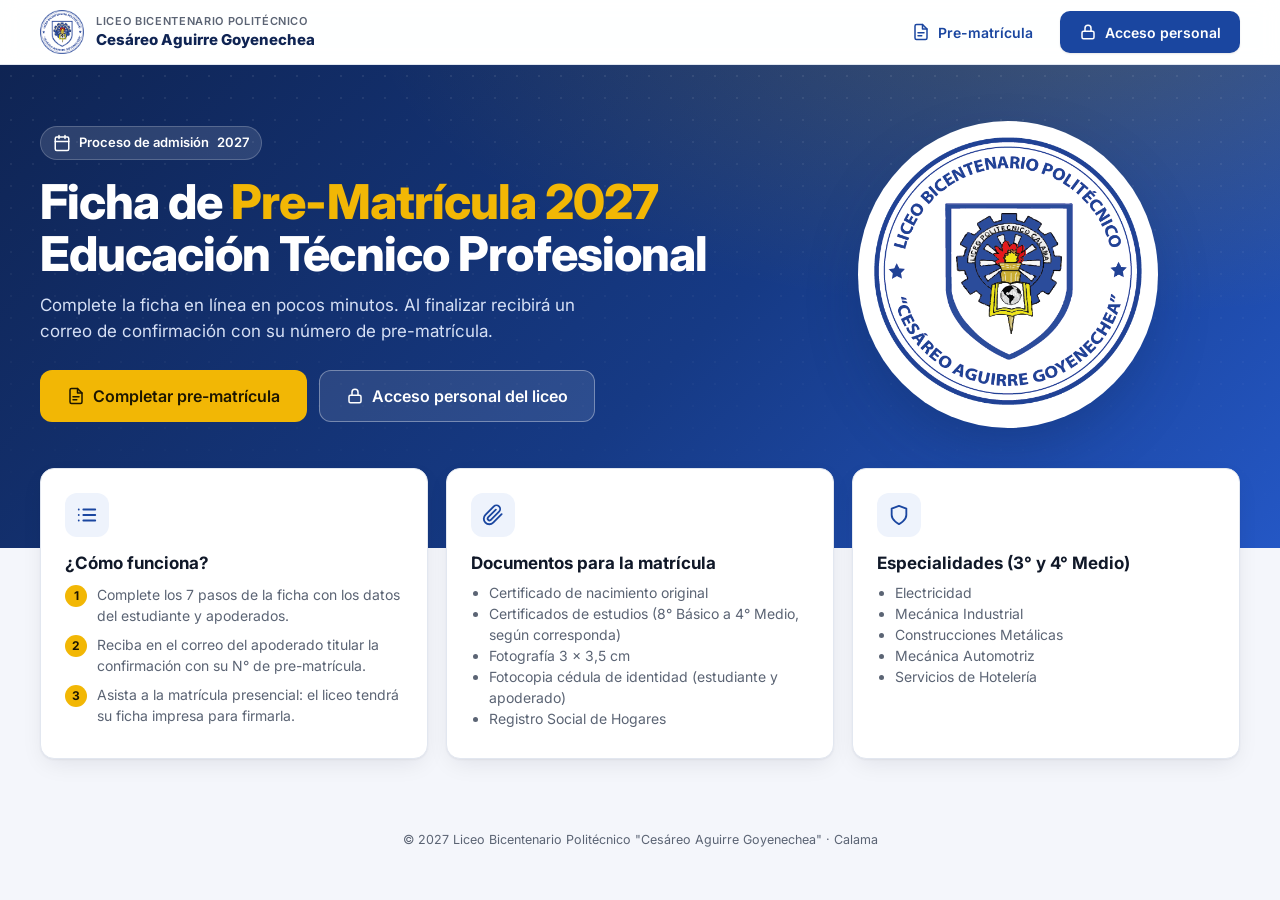
<file: index.html>
<!DOCTYPE html>
<html lang="es">
<head>
  <meta charset="UTF-8">
  <meta name="viewport" content="width=device-width, initial-scale=1">
  <title>Pre-Matrícula 2027 · Liceo Bicentenario Politécnico "Cesáreo Aguirre Goyenechea"</title>
  <meta name="description" content="Ficha de pre-matrícula en línea del Liceo Bicentenario Politécnico Cesáreo Aguirre Goyenechea, Calama.">
  <link rel="icon" href="img/logo.png">
  <link rel="preconnect" href="https://script.google.com">
  <link rel="preconnect" href="https://fonts.googleapis.com">
  <link rel="preconnect" href="https://fonts.gstatic.com" crossorigin>
  <link href="https://fonts.googleapis.com/css2?family=Inter:wght@400;500;600;700;800&display=swap" rel="stylesheet">
  <link rel="stylesheet" href="css/estilos.css?v=7">
</head>
<body>

<!-- ================= BARRA SUPERIOR ================= -->
<header class="topbar">
  <div class="in">
    <div class="marca" onclick="irInicio()">
      <img class="logo-img" src="img/logo.png" alt="Logo Liceo">
      <div style="min-width:0">
        <div class="t1">Liceo Bicentenario Politécnico</div>
        <div class="t2">Cesáreo Aguirre Goyenechea</div>
      </div>
    </div>
    <div class="acciones" id="acciones-publicas">
      <button class="btn btn-ghost" onclick="irFormulario()"><span data-i="doc"></span><span class="txt">Pre-matrícula</span></button>
      <button class="btn btn-pri" onclick="irLogin()"><span data-i="lock"></span><span class="txt">Acceso personal</span></button>
    </div>
    <div class="acciones oculto" id="acciones-privadas">
      <div class="usuario-chip" id="chip" onclick="toggleMenu(event)">
        <div><div class="n" id="chip-nombre"></div><div class="r" id="chip-rol"></div></div>
        <div class="av" id="chip-av"></div>
        <div class="menu oculto" id="menu-usuario">
          <button onclick="mostrarVista('v-panel')"><span data-i="grid"></span>Panel</button>
          <button onclick="irFormulario()"><span data-i="doc"></span>Nueva pre-matrícula</button>
          <button onclick="modalPassword(false)"><span data-i="key"></span>Cambiar contraseña</button>
          <button onclick="logout()"><span data-i="salir"></span>Cerrar sesión</button>
        </div>
      </div>
    </div>
  </div>
</header>

<main>
  <!-- ================= INICIO ================= -->
  <section id="v-inicio" class="vista">
    <div class="hero">
      <div class="in">
        <div>
          <span class="eyebrow"><span data-i="cal"></span> Proceso de admisión <span class="anio"></span></span>
          <h1>Ficha de <span>Pre-Matrícula <span class="anio"></span></span><br>Educación Técnico Profesional</h1>
          <p>Complete la ficha en línea en pocos minutos. Al finalizar recibirá un correo de confirmación con su número de pre-matrícula.</p>
          <div class="ctas">
            <button class="btn btn-oro btn-lg" onclick="irFormulario()"><span data-i="doc"></span>Completar pre-matrícula</button>
            <button class="btn btn-sec btn-lg" style="background:rgba(255,255,255,.1);color:#fff;border-color:rgba(255,255,255,.35)" onclick="irLogin()"><span data-i="lock"></span>Acceso personal del liceo</button>
          </div>
        </div>
        <div class="sello"><img class="logo-img" src="img/logo.png" alt="Logo"></div>
      </div>
    </div>
    <div class="inicio-cards">
      <div class="card icard">
        <div class="ic"><span data-i="lista"></span></div>
        <h3>¿Cómo funciona?</h3>
        <ul class="pasos-lista">
          <li>Complete los 7 pasos de la ficha con los datos del estudiante y apoderados.</li>
          <li>Reciba en el correo del apoderado titular la confirmación con su N° de pre-matrícula.</li>
          <li>Asista a la matrícula presencial: el liceo tendrá su ficha impresa para firmarla.</li>
        </ul>
      </div>
      <div class="card icard">
        <div class="ic"><span data-i="clip"></span></div>
        <h3>Documentos para la matrícula</h3>
        <ul>
          <li>Certificado de nacimiento original</li>
          <li>Certificados de estudios (8° Básico a 4° Medio, según corresponda)</li>
          <li>Fotografía 3 x 3,5 cm</li>
          <li>Fotocopia cédula de identidad (estudiante y apoderado)</li>
          <li>Registro Social de Hogares</li>
        </ul>
      </div>
      <div class="card icard">
        <div class="ic"><span data-i="escudo"></span></div>
        <h3>Especialidades (3° y 4° Medio)</h3>
        <ul>
          <li>Electricidad</li><li>Mecánica Industrial</li><li>Construcciones Metálicas</li><li>Mecánica Automotriz</li><li>Servicios de Hotelería</li>
        </ul>
      </div>
    </div>
    <div class="pie">© <span class="anio"></span> Liceo Bicentenario Politécnico "Cesáreo Aguirre Goyenechea" · Calama</div>
  </section>

  <!-- ================= LOGIN ================= -->
  <section id="v-login" class="vista oculto">
    <div class="login-wrap">
      <form class="card login" id="form-login" autocomplete="on" novalidate>
        <div class="cab">
          <img class="logo-img" src="img/logo.png" alt="Logo">
          <h2>Acceso del personal</h2>
          <p>Ingrese con su usuario y contraseña asignados.</p>
        </div>
        <div class="campo" style="margin-bottom:14px">
          <label for="lg-usuario">Usuario</label>
          <input class="control" id="lg-usuario" autocomplete="username" autocapitalize="none" required>
        </div>
        <div class="campo" style="margin-bottom:18px">
          <label for="lg-pass">Contraseña</label>
          <div style="position:relative">
            <input class="control" id="lg-pass" type="password" autocomplete="current-password" required style="padding-right:46px">
            <button type="button" class="btn-ico" style="position:absolute;right:6px;top:6px;border:0" onclick="verPass('lg-pass')" aria-label="Mostrar contraseña"><span data-i="ojo"></span></button>
          </div>
        </div>
        <div id="lg-error" class="aviso err oculto" style="margin-bottom:14px"></div>
        <button class="btn btn-pri btn-lg" style="width:100%" type="submit"><span data-i="lock"></span>Ingresar</button>
        <p style="text-align:center;margin-top:16px;font-size:13px;color:var(--muted)">¿Olvidó su contraseña? Solicite al administrador que la restablezca.</p>
      </form>
    </div>
  </section>

  <!-- ================= FORMULARIO ================= -->
  <section id="v-form" class="vista oculto">
    <div class="contenedor">
      <div class="form-wrap">
        <div class="form-cab">
          <div>
            <h2>Ficha de Pre-Matrícula <span class="anio"></span></h2>
            <p>Los campos marcados con <b style="color:var(--rojo)">*</b> son obligatorios.</p>
          </div>
          <span class="guardado" id="guardado"></span>
        </div>
        <div id="form-cerrado" class="aviso warn oculto"><span data-i="info"></span><div>El proceso de pre-matrícula se encuentra cerrado. Para más información comuníquese con el liceo.</div></div>
        <div id="form-abierto">
          <div class="stepper" id="stepper"></div>
          <div class="paso-movil" id="paso-movil"></div>
          <div class="barra-progreso"><div id="progreso"></div></div>
          <form class="card panel-form" id="form-matricula" novalidate autocomplete="off">
            <input type="text" name="website" id="website" class="sr" tabindex="-1" autocomplete="off" aria-hidden="true">
            <div id="pasos"></div>
            <div class="nav-form">
              <button type="button" class="btn btn-sec" id="btn-ant" onclick="pasoAnterior()"><span data-i="izq"></span>Anterior</button>
              <div class="der">
                <button type="button" class="btn btn-pri" id="btn-sig" onclick="pasoSiguiente()">Siguiente<span data-i="der"></span></button>
                <button type="submit" class="btn btn-oro oculto" id="btn-enviar"><span data-i="enviar"></span>Enviar pre-matrícula</button>
              </div>
            </div>
          </form>
        </div>
      </div>
    </div>
  </section>

  <!-- ================= ÉXITO ================= -->
  <section id="v-exito" class="vista oculto">
    <div class="contenedor">
      <div class="card exito">
        <div class="ok-ic"><span data-i="check"></span></div>
        <h2>¡Pre-matrícula enviada!</h2>
        <p id="ex-nombre" style="color:var(--muted)"></p>
        <div class="folio"><span style="font-size:13px;color:var(--muted)">N° de pre-matrícula</span><b id="ex-num"></b></div>
        <div id="ex-email" class="aviso" style="text-align:left"></div>
        <div class="botones">
          <button class="btn btn-sec" onclick="nuevoFormulario()"><span data-i="mas"></span>Nueva pre-matrícula</button>
        </div>
        <p style="margin-top:18px;font-size:13px;color:var(--muted)">Guarde su N° de pre-matrícula. El día de la matrícula presencial deberá firmar la ficha y presentar los documentos solicitados.</p>
      </div>
    </div>
  </section>

  <!-- ================= PANEL ================= -->
  <section id="v-panel" class="vista oculto">
    <div class="contenedor">
      <div class="panel-cab">
        <div>
          <h2>Panel de Pre-Matrículas</h2>
          <p id="panel-sub">Gestión de fichas <span class="anio"></span></p>
        </div>
        <div class="tabs" id="tabs">
          <button class="tab activo" data-tab="t-registros" onclick="cambiarTab(this)"><span data-i="lista"></span>Registros</button>
          <button class="tab" data-tab="t-estad" onclick="cambiarTab(this)"><span data-i="grafico"></span>Estadísticas</button>
          <button class="tab oculto" id="tab-usuarios" data-tab="t-usuarios" onclick="cambiarTab(this)"><span data-i="usuarios"></span>Usuarios</button>
        </div>
      </div>

      <!-- Registros -->
      <div id="t-registros" class="tab-pane">
        <div class="stats" id="stats"></div>
        <div class="dist dist3">
          <div class="card"><h4>Por curso <span class="anio"></span></h4><div id="dist-curso"></div></div>
          <div class="card"><h4>Por curso y letra</h4><div id="dist-letra"></div></div>
          <div class="card"><h4>Por especialidad (3° y 4°)</h4><div id="dist-esp"></div></div>
        </div>
        <div class="card">
          <div class="toolbar">
            <div class="buscar"><span data-i="lupa"></span><input class="control" id="flt-buscar" placeholder="Buscar por nombre, RUN, apoderado o N°…" oninput="filtrar()"></div>
            <select class="control" id="flt-curso" onchange="filtrar()"><option value="">Todos los cursos</option></select>
            <select class="control" id="flt-letra" onchange="filtrar()"><option value="">Todas las letras</option></select>
            <select class="control" id="flt-esp" onchange="filtrar()"><option value="">Todas las especialidades</option></select>
            <select class="control" id="flt-estado" onchange="filtrar()"><option value="">Todos los estados</option></select>
            <button class="btn btn-sec btn-sm" onclick="cargarPanel()" title="Actualizar"><span data-i="refrescar"></span>Actualizar</button>
            <button class="btn btn-sec btn-sm" onclick="exportar()" title="Exportar a Excel (CSV) los registros filtrados"><span data-i="descargar"></span>Exportar</button>
            <button class="btn btn-sec btn-sm" onclick="imprimirNomina()" title="Imprimir la lista de los registros filtrados (nómina)"><span data-i="lista"></span>Imprimir listado</button>
            <button class="btn btn-sec btn-sm" onclick="imprimirFicha('')" title="Imprimir ficha en blanco"><span data-i="impresora"></span>Ficha en blanco</button>
            <a class="btn btn-sec btn-sm oculto" id="btn-planilla" target="_blank" rel="noopener"><span data-i="tabla"></span>Planilla</a>
          </div>
          <div class="seleccion oculto" id="barra-sel">
            <b id="sel-info"></b>
            <span class="sel-grupo" id="sel-letra-grupo">
              <select class="control" id="sel-letra"></select>
              <button class="btn btn-pri btn-sm" onclick="asignarLetraSeleccion()"><span data-i="check"></span>Asignar letra</button>
            </span>
            <button class="btn btn-sec btn-sm" onclick="imprimirSeleccion()"><span data-i="impresora"></span>Imprimir fichas</button>
            <button class="btn btn-sec btn-sm" onclick="pdfSeleccion()"><span data-i="pdf"></span>PDF</button>
            <button class="btn btn-ghost btn-sm" onclick="limpiarSeleccion()"><span data-i="x"></span>Quitar selección</button>
          </div>
          <div class="tabla-wrap">
            <table class="tabla">
              <thead><tr>
                <th class="sin col-sel"><input type="checkbox" id="sel-todos" title="Seleccionar todos los registros filtrados" onchange="seleccionarTodos(this.checked)"></th>
                <th data-o="numRegistro">N°</th>
                <th data-o="nombre">Estudiante</th>
                <th data-o="cursoLetra">Curso</th>
                <th data-o="especialidad">Especialidad</th>
                <th data-o="apoderado">Apoderado titular</th>
                <th data-o="estado">Estado</th>
                <th data-o="emailEnviado">Correo</th>
                <th class="sin" style="text-align:right">Acciones</th>
              </tr></thead>
              <tbody id="tbody"></tbody>
            </table>
          </div>
          <div class="paginacion"><span id="pg-info"></span><div class="pg" id="pg-btns"></div></div>
        </div>
      </div>

      <!-- Estadísticas y reportes -->
      <div id="t-estad" class="tab-pane oculto">
        <div class="card est-filtros">
          <span data-i="filtro"></span><b>Considerar:</b>
          <select class="control" id="est-curso"></select>
          <select class="control" id="est-letra"></select>
          <select class="control" id="est-estado"></select>
          <span class="est-total" id="est-total"></span>
          <button class="btn btn-sec btn-sm" onclick="irAReporte(E.dim,E.val)"><span data-i="impresora"></span>Reportes</button>
        </div>
        <div class="est-kpis" id="est-kpis"></div>
        <div class="est-grid" id="est-graficos"></div>

        <div class="card reportes" id="reportes">
          <div class="rep-cab">
            <div><h3>Reportes para imprimir</h3><p>Use los filtros de arriba (curso, letra, estado) para acotar el reporte. Al hacer clic en una barra del tablero se prepara su nómina.</p></div>
          </div>
          <div class="rep-tipos">
            <label class="rep-tipo"><input type="radio" name="rep-tipo" value="nomina" checked><span><b>Nómina por grupo</b><small>Lista de estudiantes de cada grupo (ej: todos los Aymara, todos los de Electricidad).</small></span></label>
            <label class="rep-tipo"><input type="radio" name="rep-tipo" value="resumen"><span><b>Resumen de una variable</b><small>Cantidad y porcentaje por grupo, con gráfico.</small></span></label>
            <label class="rep-tipo"><input type="radio" name="rep-tipo" value="general"><span><b>Informe general</b><small>Todas las variables en un solo documento.</small></span></label>
          </div>
          <div class="grid rep-grid">
            <div class="campo" id="rep-dim-campo"><label for="rep-dim">Agrupar por</label><select class="control" id="rep-dim"></select></div>
            <div class="campo" id="rep-grupo-campo"><label for="rep-val">Grupo</label><select class="control" id="rep-val"></select></div>
          </div>
          <div class="rep-opc" id="rep-opc-nomina">
            <label class="check"><input type="checkbox" id="rep-salto" checked> Cada grupo en una página nueva</label>
            <label class="check"><input type="checkbox" id="rep-firma"> Agregar columna para firma</label>
          </div>
          <div class="rep-pie">
            <span id="rep-info"></span>
            <button class="btn btn-sec" onclick="exportarReporte()"><span data-i="descargar"></span>Exportar Excel</button>
            <button class="btn btn-pri" onclick="imprimirReporte()"><span data-i="impresora"></span>Imprimir reporte</button>
          </div>
        </div>
      </div>

      <!-- Usuarios -->
      <div id="t-usuarios" class="tab-pane oculto">
        <div class="roles" id="roles-info"></div>
        <div class="card">
          <div class="toolbar">
            <strong style="flex:1">Usuarios del sistema</strong>
            <button class="btn btn-pri btn-sm" onclick="modalUsuario(null)"><span data-i="mas"></span>Nuevo usuario</button>
          </div>
          <div class="tabla-wrap">
            <table class="tabla">
              <thead><tr><th class="sin">Usuario</th><th class="sin">Rol</th><th class="sin">Correo</th><th class="sin">Estado</th><th class="sin">Último acceso</th><th class="sin" style="text-align:right">Acciones</th></tr></thead>
              <tbody id="tbody-usuarios"></tbody>
            </table>
          </div>
        </div>
      </div>
    </div>
  </section>
</main>

<div id="modal-raiz"></div>
<div id="toasts"></div>
<div id="cargando" class="oculto"><div><div class="spinner" style="margin:0 auto"></div><div class="cargando-txt" id="cargando-txt">Cargando…</div></div></div>

<script src="js/config.js?v=7"></script>
<script src="js/esquema.js?v=7"></script>
<script src="js/ficha.js?v=7"></script>
<script src="js/app.js?v=7"></script>
<script src="js/estadisticas.js?v=7"></script>
</body>
</html>
</file>
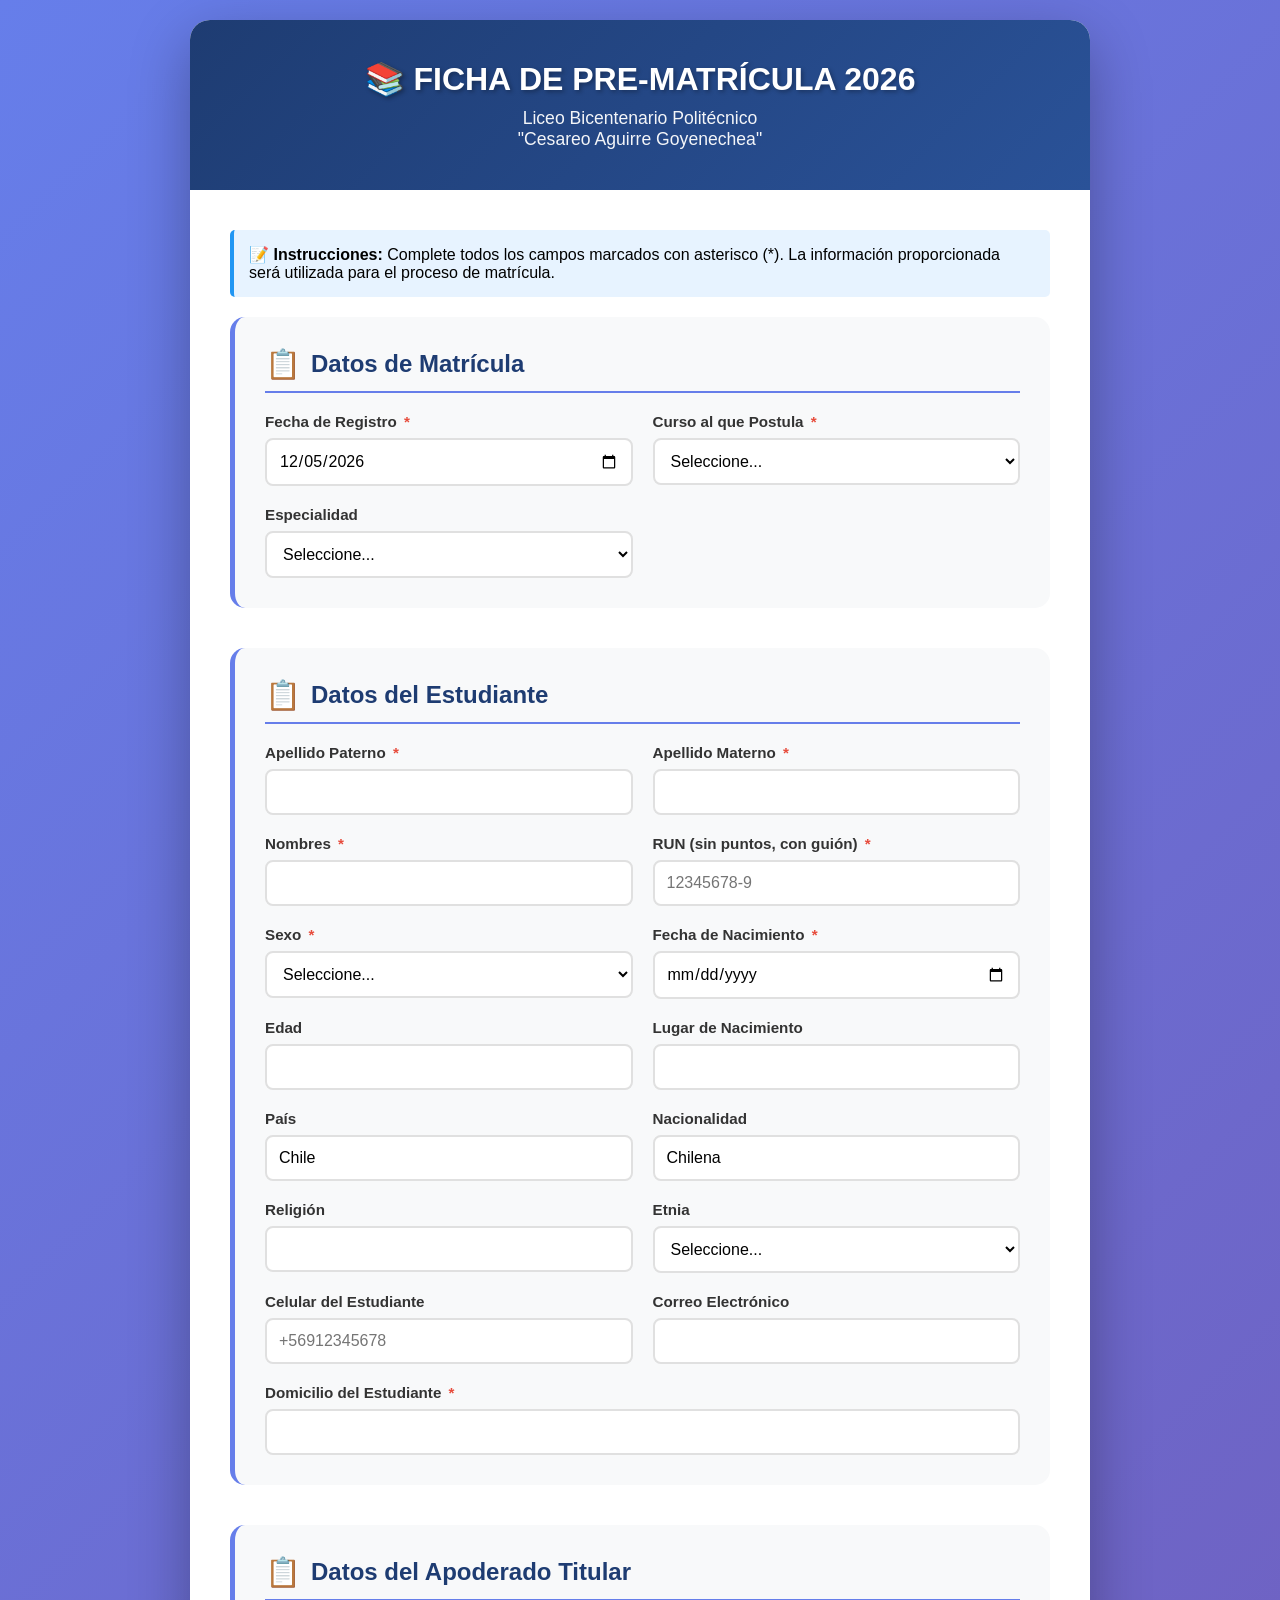
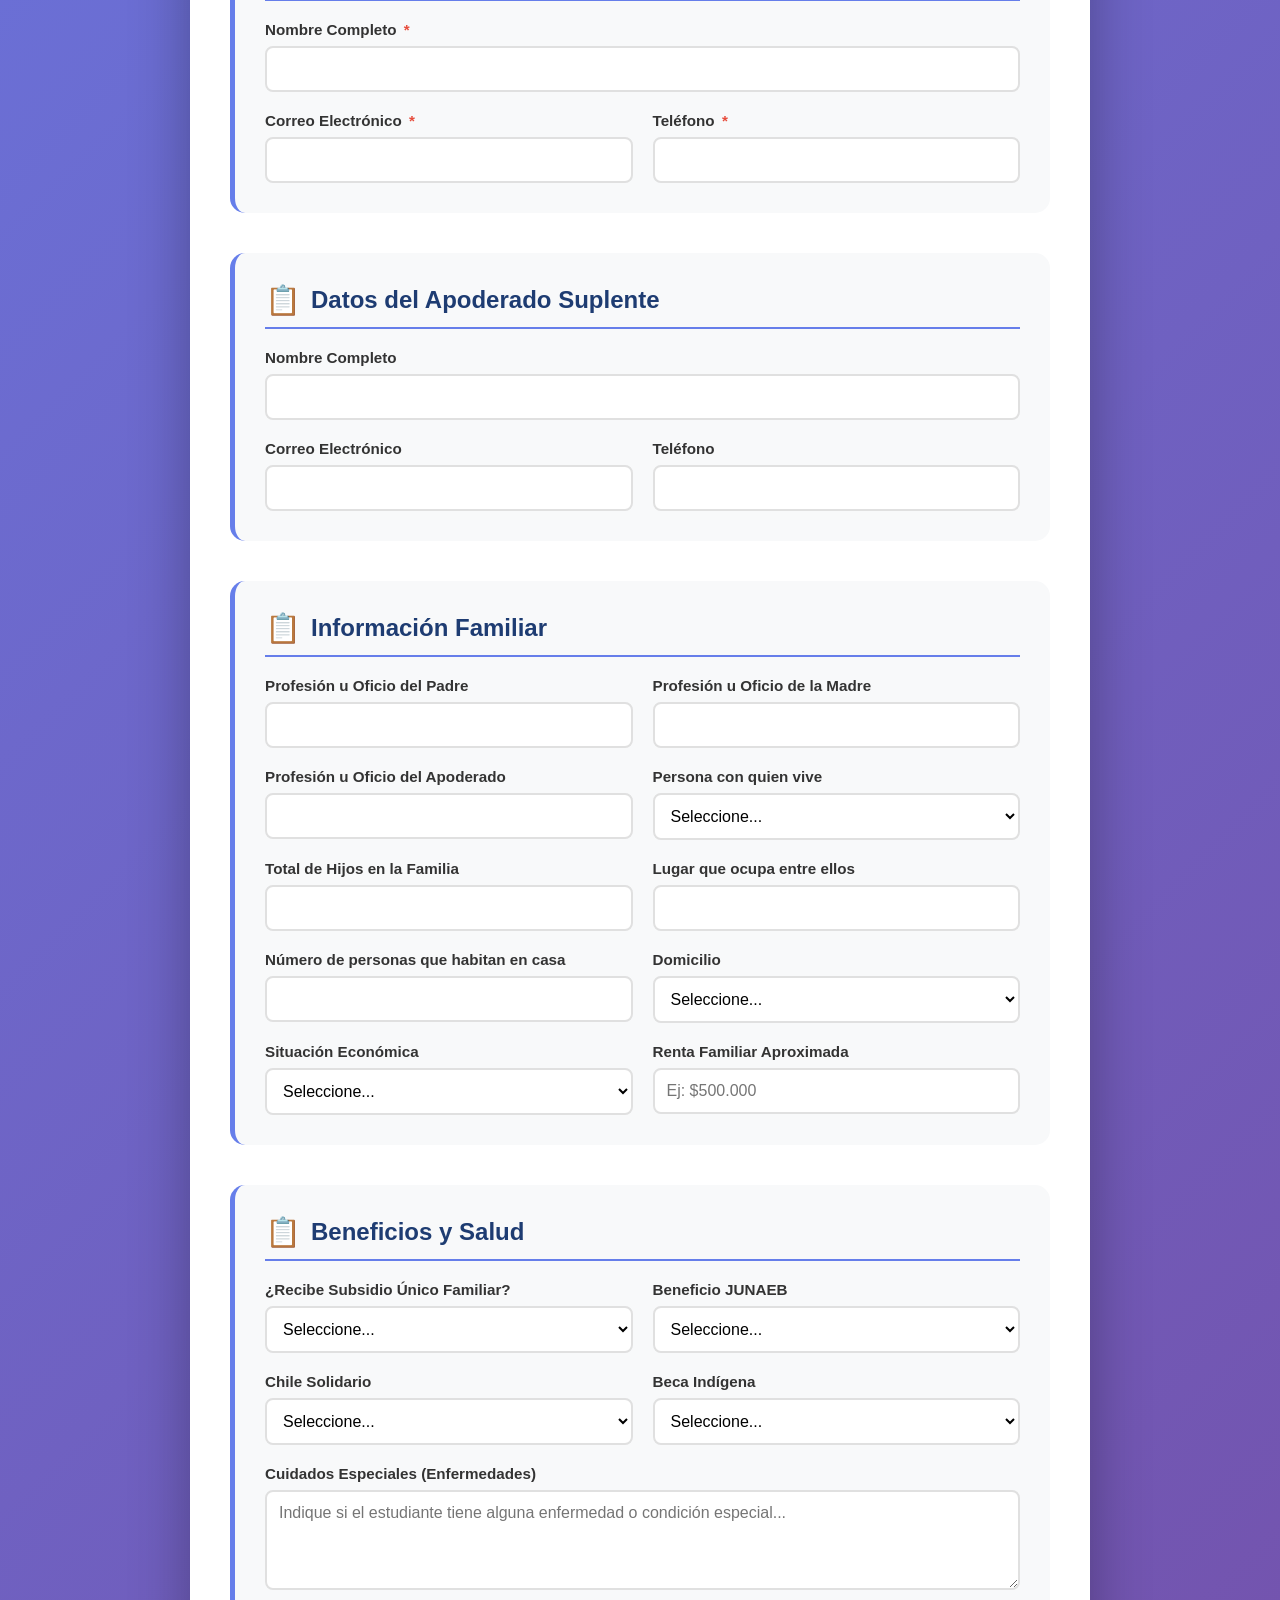
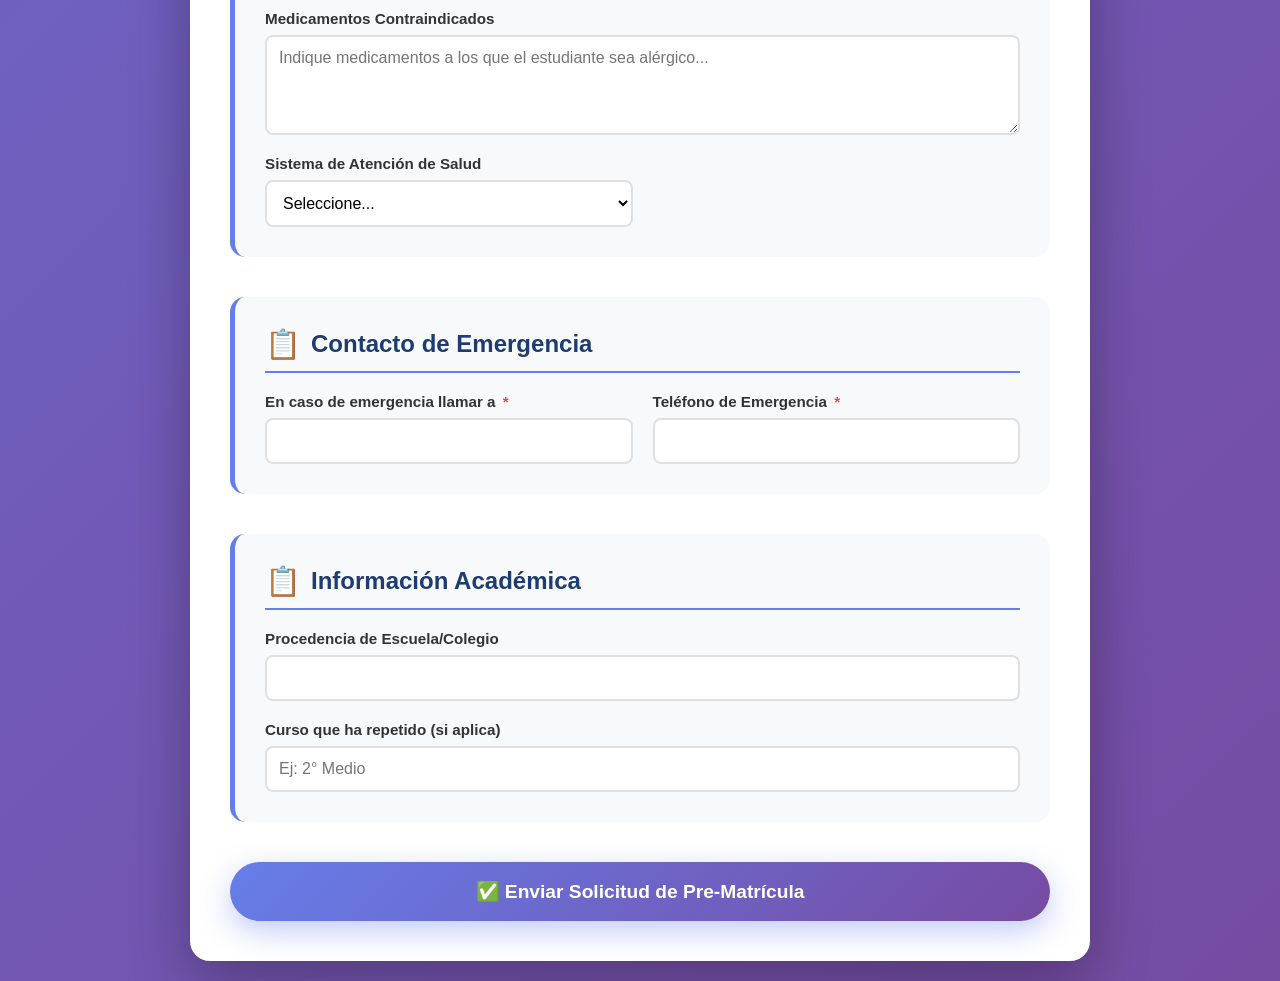
<file: formulario-matricula.html>
<!DOCTYPE html>
<html lang="es">
<head>
    <meta charset="UTF-8">
    <meta name="viewport" content="width=device-width, initial-scale=1.0">
    <title>Pre-Matrícula 2026 - Liceo Bicentenario Politécnico "Cesareo Aguirre Goyenechea"</title>
    <style>
        * {
            margin: 0;
            padding: 0;
            box-sizing: border-box;
        }

        body {
            font-family: 'Segoe UI', Tahoma, Geneva, Verdana, sans-serif;
            background: linear-gradient(135deg, #667eea 0%, #764ba2 100%);
            padding: 20px;
            min-height: 100vh;
        }

        .container {
            max-width: 900px;
            margin: 0 auto;
            background: white;
            border-radius: 20px;
            box-shadow: 0 20px 60px rgba(0,0,0,0.3);
            overflow: hidden;
        }

        .header {
            background: linear-gradient(135deg, #1e3c72 0%, #2a5298 100%);
            color: white;
            padding: 40px;
            text-align: center;
        }

        .header h1 {
            font-size: 2rem;
            margin-bottom: 10px;
            text-shadow: 2px 2px 4px rgba(0,0,0,0.3);
        }

        .header p {
            font-size: 1.1rem;
            opacity: 0.95;
        }

        .form-content {
            padding: 40px;
        }

        .section {
            margin-bottom: 40px;
            padding: 30px;
            background: #f8f9fa;
            border-radius: 15px;
            border-left: 5px solid #667eea;
        }

        .section-title {
            font-size: 1.5rem;
            color: #1e3c72;
            margin-bottom: 20px;
            padding-bottom: 10px;
            border-bottom: 2px solid #667eea;
            display: flex;
            align-items: center;
            gap: 10px;
        }

        .section-title::before {
            content: "📋";
            font-size: 1.8rem;
        }

        .form-grid {
            display: grid;
            grid-template-columns: repeat(auto-fit, minmax(250px, 1fr));
            gap: 20px;
            margin-top: 20px;
        }

        .form-group {
            display: flex;
            flex-direction: column;
        }

        .form-group.full-width {
            grid-column: 1 / -1;
        }

        label {
            font-weight: 600;
            color: #333;
            margin-bottom: 8px;
            font-size: 0.95rem;
        }

        label .required {
            color: #e74c3c;
            margin-left: 3px;
        }

        input, select, textarea {
            padding: 12px;
            border: 2px solid #e0e0e0;
            border-radius: 8px;
            font-size: 1rem;
            transition: all 0.3s ease;
            font-family: inherit;
        }

        input:focus, select:focus, textarea:focus {
            outline: none;
            border-color: #667eea;
            box-shadow: 0 0 0 3px rgba(102, 126, 234, 0.1);
        }

        textarea {
            resize: vertical;
            min-height: 100px;
        }

        select {
            cursor: pointer;
            background-color: white;
        }

        .btn-submit {
            background: linear-gradient(135deg, #667eea 0%, #764ba2 100%);
            color: white;
            padding: 18px 50px;
            border: none;
            border-radius: 50px;
            font-size: 1.2rem;
            font-weight: bold;
            cursor: pointer;
            transition: all 0.3s ease;
            display: block;
            width: 100%;
            margin-top: 30px;
            box-shadow: 0 10px 30px rgba(102, 126, 234, 0.4);
        }

        .btn-submit:hover {
            transform: translateY(-2px);
            box-shadow: 0 15px 40px rgba(102, 126, 234, 0.6);
        }

        .btn-submit:active {
            transform: translateY(0);
        }

        .btn-submit:disabled {
            opacity: 0.6;
            cursor: not-allowed;
            transform: none;
        }

        .loading {
            display: none;
            text-align: center;
            padding: 20px;
        }

        .loading.active {
            display: block;
        }

        .spinner {
            border: 4px solid #f3f3f3;
            border-top: 4px solid #667eea;
            border-radius: 50%;
            width: 50px;
            height: 50px;
            animation: spin 1s linear infinite;
            margin: 0 auto 20px;
        }

        @keyframes spin {
            0% { transform: rotate(0deg); }
            100% { transform: rotate(360deg); }
        }

        .success-message {
            display: none;
            background: #d4edda;
            border: 2px solid #c3e6cb;
            color: #155724;
            padding: 20px;
            border-radius: 10px;
            margin-top: 20px;
            text-align: center;
        }

        .success-message.active {
            display: block;
        }

        .error-message {
            display: none;
            background: #f8d7da;
            border: 2px solid #f5c6cb;
            color: #721c24;
            padding: 20px;
            border-radius: 10px;
            margin-top: 20px;
            text-align: center;
        }

        .error-message.active {
            display: block;
        }

        .info-box {
            background: #e7f3ff;
            border-left: 4px solid #2196f3;
            padding: 15px;
            margin-bottom: 20px;
            border-radius: 5px;
        }

        @media (max-width: 768px) {
            .header h1 {
                font-size: 1.5rem;
            }
            
            .form-content {
                padding: 20px;
            }

            .section {
                padding: 20px;
            }

            .form-grid {
                grid-template-columns: 1fr;
            }
        }
    </style>
</head>
<body>
    <div class="container">
        <div class="header">
            <h1>📚 FICHA DE PRE-MATRÍCULA 2026</h1>
            <p>Liceo Bicentenario Politécnico<br>"Cesareo Aguirre Goyenechea"</p>
        </div>

        <div class="form-content">
            <div class="info-box">
                <strong>📝 Instrucciones:</strong> Complete todos los campos marcados con asterisco (*). La información proporcionada será utilizada para el proceso de matrícula.
            </div>

            <form id="matriculaForm">
                
                <!-- SECCIÓN 1: DATOS DE MATRÍCULA -->
                <div class="section">
                    <h2 class="section-title">Datos de Matrícula</h2>
                    <div class="form-grid">
                        <div class="form-group">
                            <label for="fechaMatricula">Fecha de Registro <span class="required">*</span></label>
                            <input type="date" id="fechaMatricula" name="fechaMatricula" required>
                        </div>
                        <div class="form-group">
                            <label for="curso">Curso al que Postula <span class="required">*</span></label>
                            <select id="curso" name="curso" required>
                                <option value="">Seleccione...</option>
                                <option value="1° Medio">1° Medio</option>
                                <option value="2° Medio">2° Medio</option>
                                <option value="3° Medio">3° Medio</option>
                                <option value="4° Medio">4° Medio</option>
                            </select>
                        </div>
                        <div class="form-group">
                            <label for="especialidad">Especialidad</label>
                            <select id="especialidad" name="especialidad">
                                <option value="">Seleccione...</option>
                                <option value="Electricidad">Electricidad</option>
                                <option value="Mecánica">Mecánica</option>
                                <option value="Electrónica">Electrónica</option>
                                <option value="Construcción">Construcción</option>
                                <option value="Otra">Otra</option>
                            </select>
                        </div>
                    </div>
                </div>

                <!-- SECCIÓN 2: DATOS DEL ESTUDIANTE -->
                <div class="section">
                    <h2 class="section-title">Datos del Estudiante</h2>
                    <div class="form-grid">
                        <div class="form-group">
                            <label for="apellidoPaterno">Apellido Paterno <span class="required">*</span></label>
                            <input type="text" id="apellidoPaterno" name="apellidoPaterno" required>
                        </div>
                        <div class="form-group">
                            <label for="apellidoMaterno">Apellido Materno <span class="required">*</span></label>
                            <input type="text" id="apellidoMaterno" name="apellidoMaterno" required>
                        </div>
                        <div class="form-group">
                            <label for="nombres">Nombres <span class="required">*</span></label>
                            <input type="text" id="nombres" name="nombres" required>
                        </div>
                        <div class="form-group">
                            <label for="run">RUN (sin puntos, con guión) <span class="required">*</span></label>
                            <input type="text" id="run" name="run" placeholder="12345678-9" required pattern="[0-9]{7,8}-[0-9Kk]">
                        </div>
                        <div class="form-group">
                            <label for="sexo">Sexo <span class="required">*</span></label>
                            <select id="sexo" name="sexo" required>
                                <option value="">Seleccione...</option>
                                <option value="Masculino">Masculino</option>
                                <option value="Femenino">Femenino</option>
                                <option value="Otro">Otro</option>
                            </select>
                        </div>
                        <div class="form-group">
                            <label for="fechaNacimiento">Fecha de Nacimiento <span class="required">*</span></label>
                            <input type="date" id="fechaNacimiento" name="fechaNacimiento" required>
                        </div>
                        <div class="form-group">
                            <label for="edad">Edad</label>
                            <input type="number" id="edad" name="edad" min="10" max="25">
                        </div>
                        <div class="form-group">
                            <label for="lugarNacimiento">Lugar de Nacimiento</label>
                            <input type="text" id="lugarNacimiento" name="lugarNacimiento">
                        </div>
                        <div class="form-group">
                            <label for="pais">País</label>
                            <input type="text" id="pais" name="pais" value="Chile">
                        </div>
                        <div class="form-group">
                            <label for="nacionalidad">Nacionalidad</label>
                            <input type="text" id="nacionalidad" name="nacionalidad" value="Chilena">
                        </div>
                        <div class="form-group">
                            <label for="religion">Religión</label>
                            <input type="text" id="religion" name="religion">
                        </div>
                        <div class="form-group">
                            <label for="etnia">Etnia</label>
                            <select id="etnia" name="etnia">
                                <option value="">Seleccione...</option>
                                <option value="Ninguna">Ninguna</option>
                                <option value="Mapuche">Mapuche</option>
                                <option value="Aymara">Aymara</option>
                                <option value="Rapa Nui">Rapa Nui</option>
                                <option value="Quechua">Quechua</option>
                                <option value="Otra">Otra</option>
                            </select>
                        </div>
                        <div class="form-group">
                            <label for="celularEstudiante">Celular del Estudiante</label>
                            <input type="tel" id="celularEstudiante" name="celularEstudiante" placeholder="+56912345678">
                        </div>
                        <div class="form-group">
                            <label for="correoEstudiante">Correo Electrónico</label>
                            <input type="email" id="correoEstudiante" name="correoEstudiante">
                        </div>
                        <div class="form-group full-width">
                            <label for="domicilioEstudiante">Domicilio del Estudiante <span class="required">*</span></label>
                            <input type="text" id="domicilioEstudiante" name="domicilioEstudiante" required>
                        </div>
                    </div>
                </div>

                <!-- SECCIÓN 3: DATOS APODERADO TITULAR -->
                <div class="section">
                    <h2 class="section-title">Datos del Apoderado Titular</h2>
                    <div class="form-grid">
                        <div class="form-group full-width">
                            <label for="nombreApoderadoTitular">Nombre Completo <span class="required">*</span></label>
                            <input type="text" id="nombreApoderadoTitular" name="nombreApoderadoTitular" required>
                        </div>
                        <div class="form-group">
                            <label for="correoApoderadoTitular">Correo Electrónico <span class="required">*</span></label>
                            <input type="email" id="correoApoderadoTitular" name="correoApoderadoTitular" required>
                        </div>
                        <div class="form-group">
                            <label for="fonoApoderadoTitular">Teléfono <span class="required">*</span></label>
                            <input type="tel" id="fonoApoderadoTitular" name="fonoApoderadoTitular" required>
                        </div>
                    </div>
                </div>

                <!-- SECCIÓN 4: DATOS APODERADO SUPLENTE -->
                <div class="section">
                    <h2 class="section-title">Datos del Apoderado Suplente</h2>
                    <div class="form-grid">
                        <div class="form-group full-width">
                            <label for="nombreApoderadoSuplente">Nombre Completo</label>
                            <input type="text" id="nombreApoderadoSuplente" name="nombreApoderadoSuplente">
                        </div>
                        <div class="form-group">
                            <label for="correoApoderadoSuplente">Correo Electrónico</label>
                            <input type="email" id="correoApoderadoSuplente" name="correoApoderadoSuplente">
                        </div>
                        <div class="form-group">
                            <label for="fonoApoderadoSuplente">Teléfono</label>
                            <input type="tel" id="fonoApoderadoSuplente" name="fonoApoderadoSuplente">
                        </div>
                    </div>
                </div>

                <!-- SECCIÓN 5: INFORMACIÓN FAMILIAR -->
                <div class="section">
                    <h2 class="section-title">Información Familiar</h2>
                    <div class="form-grid">
                        <div class="form-group">
                            <label for="profesionPadre">Profesión u Oficio del Padre</label>
                            <input type="text" id="profesionPadre" name="profesionPadre">
                        </div>
                        <div class="form-group">
                            <label for="profesionMadre">Profesión u Oficio de la Madre</label>
                            <input type="text" id="profesionMadre" name="profesionMadre">
                        </div>
                        <div class="form-group">
                            <label for="profesionApoderado">Profesión u Oficio del Apoderado</label>
                            <input type="text" id="profesionApoderado" name="profesionApoderado">
                        </div>
                        <div class="form-group">
                            <label for="personaConQuienVive">Persona con quien vive</label>
                            <select id="personaConQuienVive" name="personaConQuienVive">
                                <option value="">Seleccione...</option>
                                <option value="Ambos padres">Ambos padres</option>
                                <option value="Madre">Madre</option>
                                <option value="Padre">Padre</option>
                                <option value="Abuelos">Abuelos</option>
                                <option value="Otro familiar">Otro familiar</option>
                                <option value="Otro">Otro</option>
                            </select>
                        </div>
                        <div class="form-group">
                            <label for="totalHijos">Total de Hijos en la Familia</label>
                            <input type="number" id="totalHijos" name="totalHijos" min="1">
                        </div>
                        <div class="form-group">
                            <label for="lugarQueOcupa">Lugar que ocupa entre ellos</label>
                            <input type="number" id="lugarQueOcupa" name="lugarQueOcupa" min="1">
                        </div>
                        <div class="form-group">
                            <label for="personasEnCasa">Número de personas que habitan en casa</label>
                            <input type="number" id="personasEnCasa" name="personasEnCasa" min="1">
                        </div>
                        <div class="form-group">
                            <label for="tipoDomicilio">Domicilio</label>
                            <select id="tipoDomicilio" name="tipoDomicilio">
                                <option value="">Seleccione...</option>
                                <option value="Propio">Propio</option>
                                <option value="Arrendado">Arrendado</option>
                                <option value="Cedido">Cedido</option>
                            </select>
                        </div>
                        <div class="form-group">
                            <label for="situacionEconomica">Situación Económica</label>
                            <select id="situacionEconomica" name="situacionEconomica">
                                <option value="">Seleccione...</option>
                                <option value="Alta">Alta</option>
                                <option value="Media-Alta">Media-Alta</option>
                                <option value="Media">Media</option>
                                <option value="Media-Baja">Media-Baja</option>
                                <option value="Baja">Baja</option>
                            </select>
                        </div>
                        <div class="form-group">
                            <label for="rentaFamiliar">Renta Familiar Aproximada</label>
                            <input type="text" id="rentaFamiliar" name="rentaFamiliar" placeholder="Ej: $500.000">
                        </div>
                    </div>
                </div>

                <!-- SECCIÓN 6: BENEFICIOS Y SALUD -->
                <div class="section">
                    <h2 class="section-title">Beneficios y Salud</h2>
                    <div class="form-grid">
                        <div class="form-group">
                            <label for="subsidioUnicoFamiliar">¿Recibe Subsidio Único Familiar?</label>
                            <select id="subsidioUnicoFamiliar" name="subsidioUnicoFamiliar">
                                <option value="">Seleccione...</option>
                                <option value="Sí">Sí</option>
                                <option value="No">No</option>
                            </select>
                        </div>
                        <div class="form-group">
                            <label for="beneficioJunaeb">Beneficio JUNAEB</label>
                            <select id="beneficioJunaeb" name="beneficioJunaeb">
                                <option value="">Seleccione...</option>
                                <option value="Sí">Sí</option>
                                <option value="No">No</option>
                            </select>
                        </div>
                        <div class="form-group">
                            <label for="chileSolidario">Chile Solidario</label>
                            <select id="chileSolidario" name="chileSolidario">
                                <option value="">Seleccione...</option>
                                <option value="Sí">Sí</option>
                                <option value="No">No</option>
                            </select>
                        </div>
                        <div class="form-group">
                            <label for="becaIndigena">Beca Indígena</label>
                            <select id="becaIndigena" name="becaIndigena">
                                <option value="">Seleccione...</option>
                                <option value="Sí">Sí</option>
                                <option value="No">No</option>
                            </select>
                        </div>
                        <div class="form-group full-width">
                            <label for="cuidadosEspeciales">Cuidados Especiales (Enfermedades)</label>
                            <textarea id="cuidadosEspeciales" name="cuidadosEspeciales" placeholder="Indique si el estudiante tiene alguna enfermedad o condición especial..."></textarea>
                        </div>
                        <div class="form-group full-width">
                            <label for="medicamentosContraindicados">Medicamentos Contraindicados</label>
                            <textarea id="medicamentosContraindicados" name="medicamentosContraindicados" placeholder="Indique medicamentos a los que el estudiante sea alérgico..."></textarea>
                        </div>
                        <div class="form-group">
                            <label for="atencionSalud">Sistema de Atención de Salud</label>
                            <select id="atencionSalud" name="atencionSalud">
                                <option value="">Seleccione...</option>
                                <option value="FONASA">FONASA</option>
                                <option value="ISAPRE">ISAPRE</option>
                                <option value="Otro">Otro</option>
                            </select>
                        </div>
                    </div>
                </div>

                <!-- SECCIÓN 7: CONTACTO DE EMERGENCIA -->
                <div class="section">
                    <h2 class="section-title">Contacto de Emergencia</h2>
                    <div class="form-grid">
                        <div class="form-group">
                            <label for="contactoEmergencia">En caso de emergencia llamar a <span class="required">*</span></label>
                            <input type="text" id="contactoEmergencia" name="contactoEmergencia" required>
                        </div>
                        <div class="form-group">
                            <label for="telefonoEmergencia">Teléfono de Emergencia <span class="required">*</span></label>
                            <input type="tel" id="telefonoEmergencia" name="telefonoEmergencia" required>
                        </div>
                    </div>
                </div>

                <!-- SECCIÓN 8: INFORMACIÓN ACADÉMICA -->
                <div class="section">
                    <h2 class="section-title">Información Académica</h2>
                    <div class="form-grid">
                        <div class="form-group full-width">
                            <label for="procedenciaEscuela">Procedencia de Escuela/Colegio</label>
                            <input type="text" id="procedenciaEscuela" name="procedenciaEscuela">
                        </div>
                        <div class="form-group full-width">
                            <label for="cursoRepetido">Curso que ha repetido (si aplica)</label>
                            <input type="text" id="cursoRepetido" name="cursoRepetido" placeholder="Ej: 2° Medio">
                        </div>
                    </div>
                </div>

                <!-- BOTÓN DE ENVÍO -->
                <button type="submit" class="btn-submit" id="submitBtn">
                    ✅ Enviar Solicitud de Pre-Matrícula
                </button>

                <!-- LOADING -->
                <div class="loading" id="loading">
                    <div class="spinner"></div>
                    <p>Enviando información...</p>
                </div>

                <!-- MENSAJES -->
                <div class="success-message" id="successMessage">
                    <h3>✅ ¡Formulario enviado exitosamente!</h3>
                    <p>Hemos recibido su solicitud de pre-matrícula. Nos pondremos en contacto pronto.</p>
                </div>

                <div class="error-message" id="errorMessage">
                    <h3>❌ Error al enviar el formulario</h3>
                    <p id="errorText">Por favor, intente nuevamente.</p>
                </div>
            </form>
        </div>
    </div>

    <script>
        // CONFIGURACIÓN - REEMPLAZA CON TU URL DE GOOGLE APPS SCRIPT
        const SCRIPT_URL = 'https://script.google.com/macros/s/AKfycbxLtTk3JBT8s4xbkwt6R4VVnSE8POSj1bPgmzC6U1HJs4fkU0d1NkLK2ZgQd-iw3Lbs/exec';

        // Calcular edad automáticamente
        document.getElementById('fechaNacimiento').addEventListener('change', function() {
            const fechaNac = new Date(this.value);
            const hoy = new Date();
            let edad = hoy.getFullYear() - fechaNac.getFullYear();
            const mes = hoy.getMonth() - fechaNac.getMonth();
            
            if (mes < 0 || (mes === 0 && hoy.getDate() < fechaNac.getDate())) {
                edad--;
            }
            
            document.getElementById('edad').value = edad;
        });

        // Fecha actual por defecto
        document.getElementById('fechaMatricula').valueAsDate = new Date();

        // Manejar envío del formulario
        document.getElementById('matriculaForm').addEventListener('submit', async function(e) {
            e.preventDefault();
            
            const submitBtn = document.getElementById('submitBtn');
            const loading = document.getElementById('loading');
            const successMsg = document.getElementById('successMessage');
            const errorMsg = document.getElementById('errorMessage');
            
            // Resetear mensajes
            successMsg.classList.remove('active');
            errorMsg.classList.remove('active');
            
            // Mostrar loading
            submitBtn.disabled = true;
            loading.classList.add('active');
            
            // Recopilar datos del formulario
            const formData = new FormData(this);
            const data = Object.fromEntries(formData);
            
            try {
                const response = await fetch(SCRIPT_URL, {
                    method: 'POST',
                    body: JSON.stringify(data),
                    headers: {
                        'Content-Type': 'application/json'
                    }
                });
                
                const result = await response.json();
                
                if (result.status === 'success') {
                    successMsg.classList.add('active');
                    this.reset();
                    document.getElementById('fechaMatricula').valueAsDate = new Date();
                } else {
                    throw new Error(result.message || 'Error desconocido');
                }
            } catch (error) {
                errorMsg.classList.add('active');
                document.getElementById('errorText').textContent = 
                    'Error: ' + error.message + '. Por favor, verifique su conexión e intente nuevamente.';
            } finally {
                loading.classList.remove('active');
                submitBtn.disabled = false;
            }
        });
    </script>
</body>
</html>
</file>
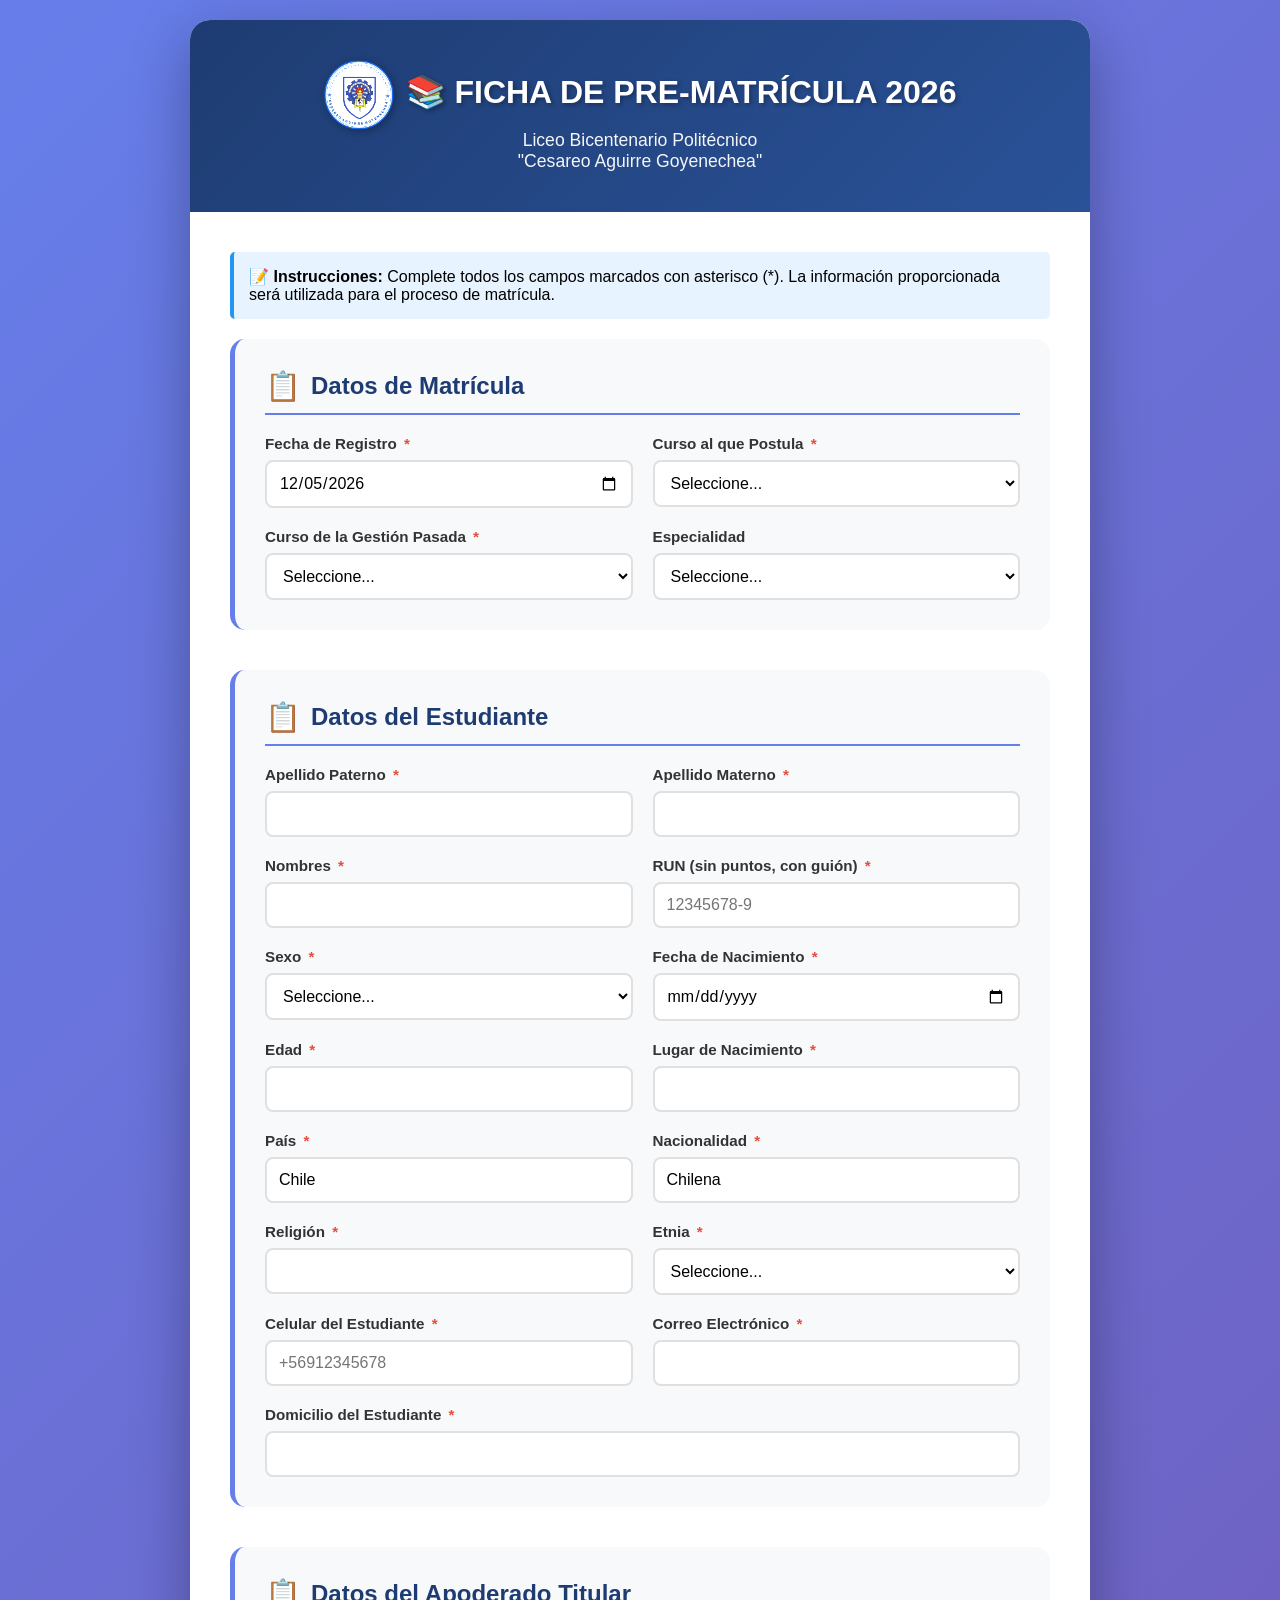
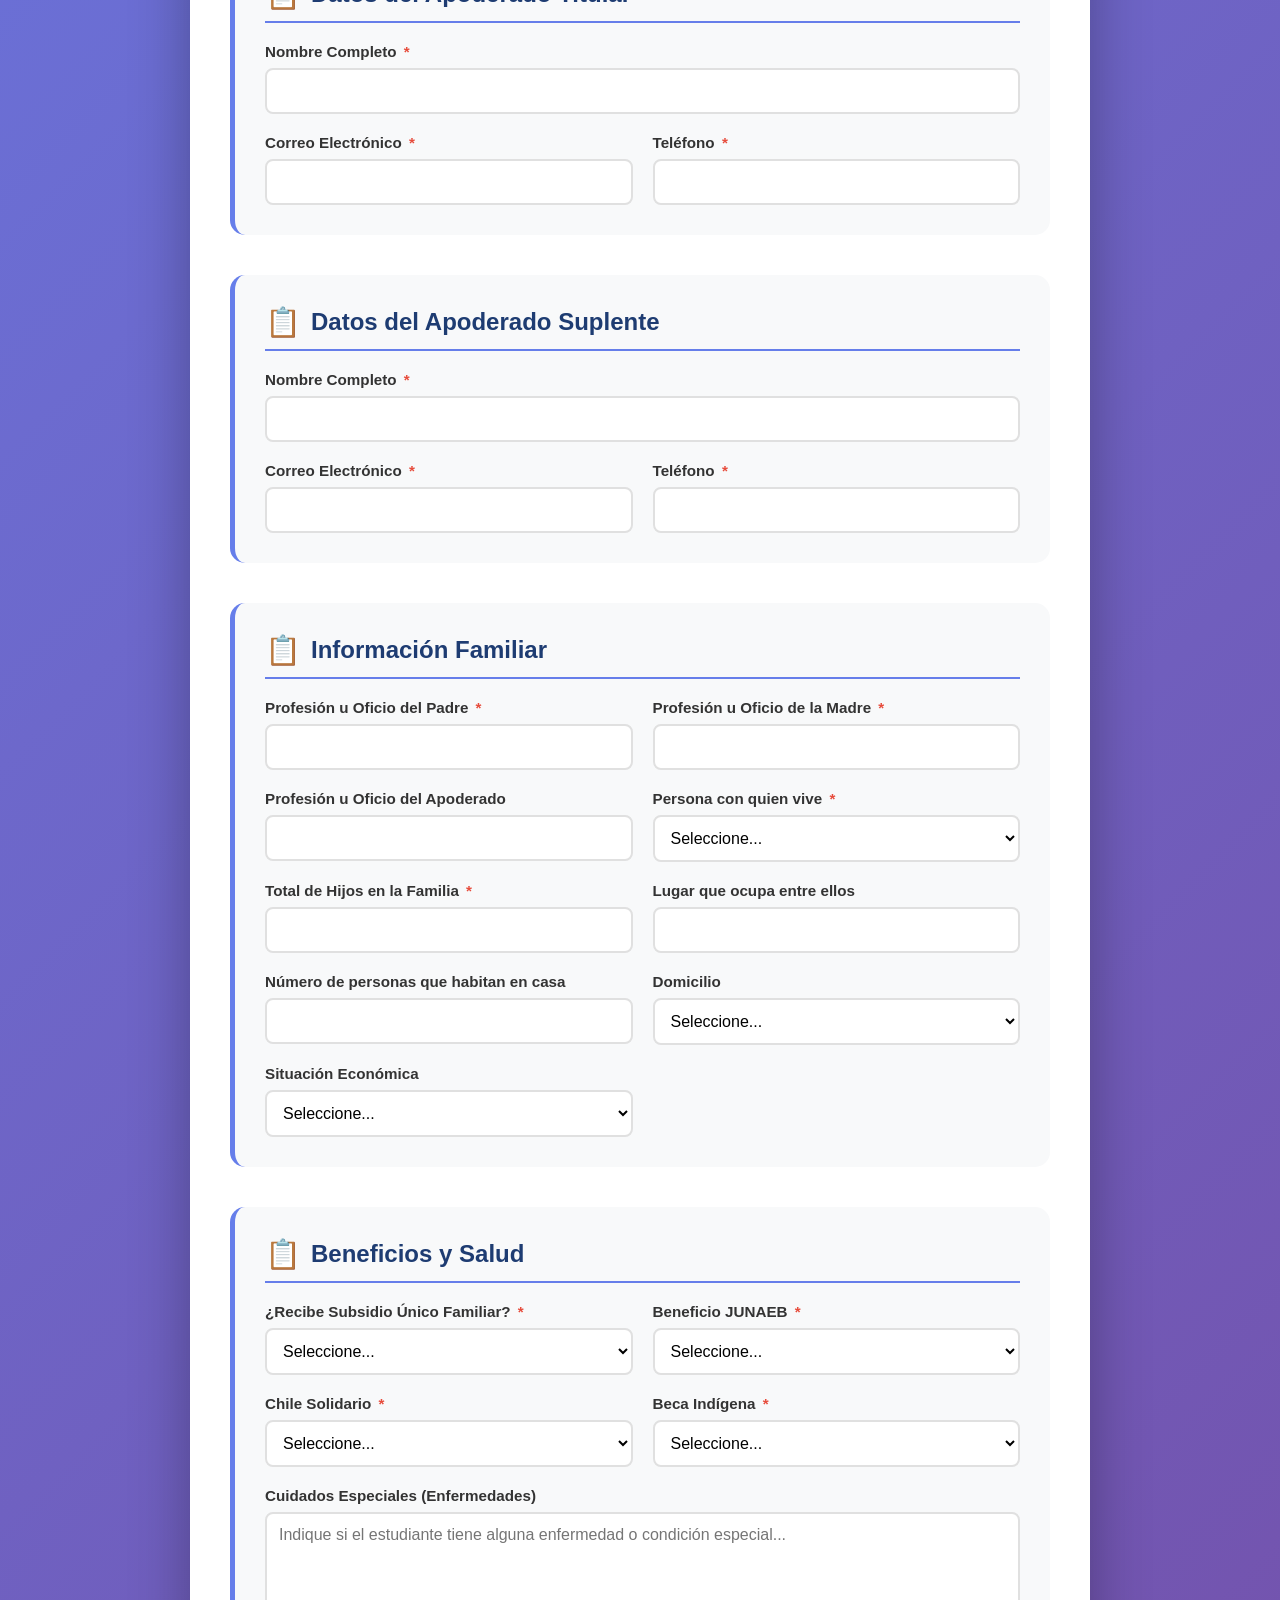
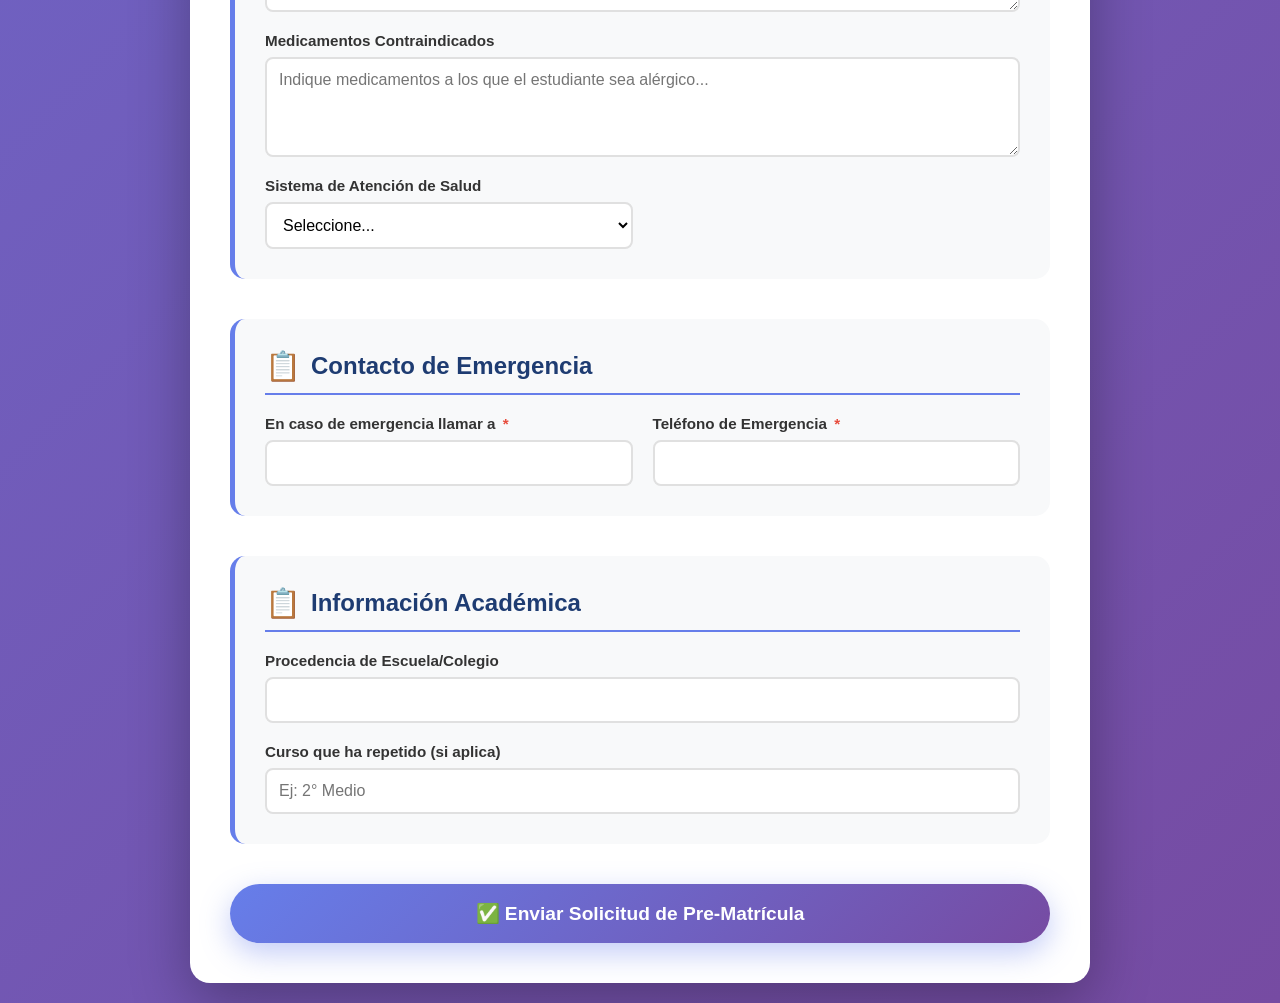
<file: index_FINAL.html>
<!DOCTYPE html>
<html lang="es">
<head>
    <meta charset="UTF-8">
    <meta name="viewport" content="width=device-width, initial-scale=1.0">
    <title>Pre-Matrícula 2026 - Liceo Bicentenario Politécnico "Cesareo Aguirre Goyenechea"</title>
    <style>
        * {
            margin: 0;
            padding: 0;
            box-sizing: border-box;
        }

        body {
            font-family: 'Segoe UI', Tahoma, Geneva, Verdana, sans-serif;
            background: linear-gradient(135deg, #667eea 0%, #764ba2 100%);
            padding: 20px;
            min-height: 100vh;
        }

        .container {
            max-width: 900px;
            margin: 0 auto;
            background: white;
            border-radius: 20px;
            box-shadow: 0 20px 60px rgba(0,0,0,0.3);
            overflow: hidden;
        }

        .header {
            background: linear-gradient(135deg, #1e3c72 0%, #2a5298 100%);
            color: white;
            padding: 40px;
            text-align: center;
        }

        .logo {
            width: 70px;
            height: 70px;
            object-fit: contain;
            margin-right: 12px;
            vertical-align: middle;
            filter: brightness(1.2) drop-shadow(2px 2px 4px rgba(0,0,0,0.3));
        }

        .header h1 {
            font-size: 2rem;
            margin-bottom: 10px;
            text-shadow: 2px 2px 4px rgba(0,0,0,0.3);
            display: inline;
        }

        .header p {
            font-size: 1.1rem;
            opacity: 0.95;
        }

        .form-content {
            padding: 40px;
        }

        .section {
            margin-bottom: 40px;
            padding: 30px;
            background: #f8f9fa;
            border-radius: 15px;
            border-left: 5px solid #667eea;
        }

        .section-title {
            font-size: 1.5rem;
            color: #1e3c72;
            margin-bottom: 20px;
            padding-bottom: 10px;
            border-bottom: 2px solid #667eea;
            display: flex;
            align-items: center;
            gap: 10px;
        }

        .section-title::before {
            content: "📋";
            font-size: 1.8rem;
        }

        .form-grid {
            display: grid;
            grid-template-columns: repeat(auto-fit, minmax(250px, 1fr));
            gap: 20px;
            margin-top: 20px;
        }

        .form-group {
            display: flex;
            flex-direction: column;
        }

        .form-group.full-width {
            grid-column: 1 / -1;
        }

        label {
            font-weight: 600;
            color: #333;
            margin-bottom: 8px;
            font-size: 0.95rem;
        }

        label .required {
            color: #e74c3c;
            margin-left: 3px;
        }

        input, select, textarea {
            padding: 12px;
            border: 2px solid #e0e0e0;
            border-radius: 8px;
            font-size: 1rem;
            transition: all 0.3s ease;
            font-family: inherit;
        }

        input:focus, select:focus, textarea:focus {
            outline: none;
            border-color: #667eea;
            box-shadow: 0 0 0 3px rgba(102, 126, 234, 0.1);
        }

        textarea {
            resize: vertical;
            min-height: 100px;
        }

        select {
            cursor: pointer;
            background-color: white;
        }

        .btn-submit {
            background: linear-gradient(135deg, #667eea 0%, #764ba2 100%);
            color: white;
            padding: 18px 50px;
            border: none;
            border-radius: 50px;
            font-size: 1.2rem;
            font-weight: bold;
            cursor: pointer;
            transition: all 0.3s ease;
            display: block;
            width: 100%;
            margin-top: 30px;
            box-shadow: 0 10px 30px rgba(102, 126, 234, 0.4);
        }

        .btn-submit:hover {
            transform: translateY(-2px);
            box-shadow: 0 15px 40px rgba(102, 126, 234, 0.6);
        }

        .btn-submit:active {
            transform: translateY(0);
        }

        .btn-submit:disabled {
            opacity: 0.6;
            cursor: not-allowed;
            transform: none;
        }

        .loading {
            display: none;
            text-align: center;
            padding: 20px;
        }

        .loading.active {
            display: block;
        }

        .spinner {
            border: 4px solid #f3f3f3;
            border-top: 4px solid #667eea;
            border-radius: 50%;
            width: 50px;
            height: 50px;
            animation: spin 1s linear infinite;
            margin: 0 auto 20px;
        }

        @keyframes spin {
            0% { transform: rotate(0deg); }
            100% { transform: rotate(360deg); }
        }

        .success-message {
            display: none;
            background: #d4edda;
            border: 2px solid #c3e6cb;
            color: #155724;
            padding: 20px;
            border-radius: 10px;
            margin-top: 20px;
            text-align: center;
        }

        .success-message.active {
            display: block;
        }

        .error-message {
            display: none;
            background: #f8d7da;
            border: 2px solid #f5c6cb;
            color: #721c24;
            padding: 20px;
            border-radius: 10px;
            margin-top: 20px;
            text-align: center;
        }

        .error-message.active {
            display: block;
        }

        .info-box {
            background: #e7f3ff;
            border-left: 4px solid #2196f3;
            padding: 15px;
            margin-bottom: 20px;
            border-radius: 5px;
        }

        @media (max-width: 768px) {
            .header h1 {
                font-size: 1.5rem;
            }
            
            .form-content {
                padding: 20px;
            }

            .section {
                padding: 20px;
            }

            .form-grid {
                grid-template-columns: 1fr;
            }
        }
    </style>
</head>
<body>
    <div class="container">
        <div class="header">
            <h1><img src="logo.png" alt="Logo" class="logo">📚 FICHA DE PRE-MATRÍCULA 2026</h1>
            <p>Liceo Bicentenario Politécnico<br>"Cesareo Aguirre Goyenechea"</p>
        </div>

        <div class="form-content">
            <div class="info-box">
                <strong>📝 Instrucciones:</strong> Complete todos los campos marcados con asterisco (*). La información proporcionada será utilizada para el proceso de matrícula.
            </div>

            <form id="matriculaForm">
                
                <!-- SECCIÓN 1: DATOS DE MATRÍCULA -->
                <div class="section">
                    <h2 class="section-title">Datos de Matrícula</h2>
                    <div class="form-grid">
                        <div class="form-group">
                            <label for="fechaMatricula">Fecha de Registro <span class="required">*</span></label>
                            <input type="date" id="fechaMatricula" name="fechaMatricula" required>
                        </div>
                        <div class="form-group">
                            <label for="curso">Curso al que Postula <span class="required">*</span></label>
                            <select id="curso" name="curso" required>
                                <option value="">Seleccione...</option>
                                <option value="1° Medio">1° Medio</option>
                                <option value="2° Medio">2° Medio</option>
                                <option value="3° Medio">3° Medio</option>
                                <option value="4° Medio">4° Medio</option>
                            </select>
                        </div>
                        <div class="form-group">
                            <label for="cursoGestionPasada">Curso de la Gestión Pasada <span class="required">*</span></label>
                            <select id="cursoGestionPasada" name="cursoGestionPasada" required>
                                <option value="">Seleccione...</option>
                                <option value="8° Básico">8° Básico</option>
                                <option value="1° Medio A">1° Medio A</option>
                                <option value="1° Medio B">1° Medio B</option>
                                <option value="1° Medio C">1° Medio C</option>
                                <option value="2° Medio A">2° Medio A</option>
                                <option value="2° Medio B">2° Medio B</option>
                                <option value="2° Medio C">2° Medio C</option>
                                <option value="3° Medio A">3° Medio A</option>
                                <option value="3° Medio B">3° Medio B</option>
                                <option value="3° Medio C">3° Medio C</option>
                                <option value="Otro">Otro</option>
                            </select>
                        </div>
                        <div class="form-group">
                            <label for="especialidad">Especialidad</label>
                            <select id="especialidad" name="especialidad">
                                <option value="">Seleccione...</option>
                                <option value="Electricidad">Electricidad</option>
                                <option value="Mecánica">Mecánica</option>
                                <option value="Electrónica">Electrónica</option>
                                <option value="Construcción">Construcción</option>
                                <option value="Otra">Otra</option>
                            </select>
                        </div>
                    </div>
                </div>

                <!-- SECCIÓN 2: DATOS DEL ESTUDIANTE -->
                <div class="section">
                    <h2 class="section-title">Datos del Estudiante</h2>
                    <div class="form-grid">
                        <div class="form-group">
                            <label for="apellidoPaterno">Apellido Paterno <span class="required">*</span></label>
                            <input type="text" id="apellidoPaterno" name="apellidoPaterno" required>
                        </div>
                        <div class="form-group">
                            <label for="apellidoMaterno">Apellido Materno <span class="required">*</span></label>
                            <input type="text" id="apellidoMaterno" name="apellidoMaterno" required>
                        </div>
                        <div class="form-group">
                            <label for="nombres">Nombres <span class="required">*</span></label>
                            <input type="text" id="nombres" name="nombres" required>
                        </div>
                        <div class="form-group">
                            <label for="run">RUN (sin puntos, con guión) <span class="required">*</span></label>
                            <input type="text" id="run" name="run" placeholder="12345678-9" required pattern="[0-9]{7,8}-[0-9Kk]">
                        </div>
                        <div class="form-group">
                            <label for="sexo">Sexo <span class="required">*</span></label>
                            <select id="sexo" name="sexo" required>
                                <option value="">Seleccione...</option>
                                <option value="Masculino">Masculino</option>
                                <option value="Femenino">Femenino</option>
                                <option value="Otro">Otro</option>
                            </select>
                        </div>
                        <div class="form-group">
                            <label for="fechaNacimiento">Fecha de Nacimiento <span class="required">*</span></label>
                            <input type="date" id="fechaNacimiento" name="fechaNacimiento" required>
                        </div>
                        <div class="form-group">
                            <label for="edad">Edad <span class="required">*</span></label>
                            <input type="number" id="edad" name="edad" min="10" max="25" required>
                        </div>
                        <div class="form-group">
                            <label for="lugarNacimiento">Lugar de Nacimiento <span class="required">*</span></label>
                            <input type="text" id="lugarNacimiento" name="lugarNacimiento" required>
                        </div>
                        <div class="form-group">
                            <label for="pais">País <span class="required">*</span></label>
                            <input type="text" id="pais" name="pais" value="Chile" required>
                        </div>
                        <div class="form-group">
                            <label for="nacionalidad">Nacionalidad <span class="required">*</span></label>
                            <input type="text" id="nacionalidad" name="nacionalidad" value="Chilena" required>
                        </div>
                        <div class="form-group">
                            <label for="religion">Religión <span class="required">*</span></label>
                            <input type="text" id="religion" name="religion" required>
                        </div>
                        <div class="form-group">
                            <label for="etnia">Etnia <span class="required">*</span></label>
                            <select id="etnia" name="etnia" required>
                                <option value="">Seleccione...</option>
                                <option value="Ninguna">Ninguna</option>
                                <option value="Mapuche">Mapuche</option>
                                <option value="Aymara">Aymara</option>
                                <option value="Rapa Nui">Rapa Nui</option>
                                <option value="Quechua">Quechua</option>
                                <option value="Otra">Otra</option>
                            </select>
                        </div>
                        <div class="form-group">
                            <label for="celularEstudiante">Celular del Estudiante <span class="required">*</span></label>
                            <input type="tel" id="celularEstudiante" name="celularEstudiante" placeholder="+56912345678" required>
                        </div>
                        <div class="form-group">
                            <label for="correoEstudiante">Correo Electrónico <span class="required">*</span></label>
                            <input type="email" id="correoEstudiante" name="correoEstudiante" required>
                        </div>
                        <div class="form-group full-width">
                            <label for="domicilioEstudiante">Domicilio del Estudiante <span class="required">*</span></label>
                            <input type="text" id="domicilioEstudiante" name="domicilioEstudiante" required>
                        </div>
                    </div>
                </div>

                <!-- SECCIÓN 3: DATOS APODERADO TITULAR -->
                <div class="section">
                    <h2 class="section-title">Datos del Apoderado Titular</h2>
                    <div class="form-grid">
                        <div class="form-group full-width">
                            <label for="nombreApoderadoTitular">Nombre Completo <span class="required">*</span></label>
                            <input type="text" id="nombreApoderadoTitular" name="nombreApoderadoTitular" required>
                        </div>
                        <div class="form-group">
                            <label for="correoApoderadoTitular">Correo Electrónico <span class="required">*</span></label>
                            <input type="email" id="correoApoderadoTitular" name="correoApoderadoTitular" required>
                        </div>
                        <div class="form-group">
                            <label for="fonoApoderadoTitular">Teléfono <span class="required">*</span></label>
                            <input type="tel" id="fonoApoderadoTitular" name="fonoApoderadoTitular" required>
                        </div>
                    </div>
                </div>

                <!-- SECCIÓN 4: DATOS APODERADO SUPLENTE -->
                <div class="section">
                    <h2 class="section-title">Datos del Apoderado Suplente</h2>
                    <div class="form-grid">
                        <div class="form-group full-width">
                            <label for="nombreApoderadoSuplente">Nombre Completo <span class="required">*</span></label>
                            <input type="text" id="nombreApoderadoSuplente" name="nombreApoderadoSuplente" required>
                        </div>
                        <div class="form-group">
                            <label for="correoApoderadoSuplente">Correo Electrónico <span class="required">*</span></label>
                            <input type="email" id="correoApoderadoSuplente" name="correoApoderadoSuplente" required>
                        </div>
                        <div class="form-group">
                            <label for="fonoApoderadoSuplente">Teléfono <span class="required">*</span></label>
                            <input type="tel" id="fonoApoderadoSuplente" name="fonoApoderadoSuplente" required>
                        </div>
                    </div>
                </div>

                <!-- SECCIÓN 5: INFORMACIÓN FAMILIAR -->
                <div class="section">
                    <h2 class="section-title">Información Familiar</h2>
                    <div class="form-grid">
                        <div class="form-group">
                            <label for="profesionPadre">Profesión u Oficio del Padre <span class="required">*</span></label>
                            <input type="text" id="profesionPadre" name="profesionPadre" required>
                        </div>
                        <div class="form-group">
                            <label for="profesionMadre">Profesión u Oficio de la Madre <span class="required">*</span></label>
                            <input type="text" id="profesionMadre" name="profesionMadre" required>
                        </div>
                        <div class="form-group">
                            <label for="profesionApoderado">Profesión u Oficio del Apoderado</label>
                            <input type="text" id="profesionApoderado" name="profesionApoderado">
                        </div>
                        <div class="form-group">
                            <label for="personaConQuienVive">Persona con quien vive <span class="required">*</span></label>
                            <select id="personaConQuienVive" name="personaConQuienVive" required>
                                <option value="">Seleccione...</option>
                                <option value="Ambos padres">Ambos padres</option>
                                <option value="Madre">Madre</option>
                                <option value="Padre">Padre</option>
                                <option value="Abuelos">Abuelos</option>
                                <option value="Otro familiar">Otro familiar</option>
                                <option value="Otro">Otro</option>
                            </select>
                        </div>
                        <div class="form-group">
                            <label for="totalHijos">Total de Hijos en la Familia <span class="required">*</span></label>
                            <input type="number" id="totalHijos" name="totalHijos" min="1" required>
                        </div>
                        <div class="form-group">
                            <label for="lugarQueOcupa">Lugar que ocupa entre ellos</label>
                            <input type="number" id="lugarQueOcupa" name="lugarQueOcupa" min="1">
                        </div>
                        <div class="form-group">
                            <label for="personasEnCasa">Número de personas que habitan en casa</label>
                            <input type="number" id="personasEnCasa" name="personasEnCasa" min="1">
                        </div>
                        <div class="form-group">
                            <label for="tipoDomicilio">Domicilio</label>
                            <select id="tipoDomicilio" name="tipoDomicilio">
                                <option value="">Seleccione...</option>
                                <option value="Propio">Propio</option>
                                <option value="Arrendado">Arrendado</option>
                                <option value="Cedido">Cedido</option>
                            </select>
                        </div>
                        <div class="form-group">
                            <label for="situacionEconomica">Situación Económica</label>
                            <select id="situacionEconomica" name="situacionEconomica">
                                <option value="">Seleccione...</option>
                                <option value="Alta">Alta</option>
                                <option value="Media-Alta">Media-Alta</option>
                                <option value="Media">Media</option>
                                <option value="Media-Baja">Media-Baja</option>
                                <option value="Baja">Baja</option>
                            </select>
                        </div>
                    </div>
                </div>

                <!-- SECCIÓN 6: BENEFICIOS Y SALUD -->
                <div class="section">
                    <h2 class="section-title">Beneficios y Salud</h2>
                    <div class="form-grid">
                        <div class="form-group">
                            <label for="subsidioUnicoFamiliar">¿Recibe Subsidio Único Familiar? <span class="required">*</span></label>
                            <select id="subsidioUnicoFamiliar" name="subsidioUnicoFamiliar" required>
                                <option value="">Seleccione...</option>
                                <option value="Sí">Sí</option>
                                <option value="No">No</option>
                            </select>
                        </div>
                        <div class="form-group">
                            <label for="beneficioJunaeb">Beneficio JUNAEB <span class="required">*</span></label>
                            <select id="beneficioJunaeb" name="beneficioJunaeb" required>
                                <option value="">Seleccione...</option>
                                <option value="Sí">Sí</option>
                                <option value="No">No</option>
                            </select>
                        </div>
                        <div class="form-group">
                            <label for="chileSolidario">Chile Solidario <span class="required">*</span></label>
                            <select id="chileSolidario" name="chileSolidario" required>
                                <option value="">Seleccione...</option>
                                <option value="Sí">Sí</option>
                                <option value="No">No</option>
                            </select>
                        </div>
                        <div class="form-group">
                            <label for="becaIndigena">Beca Indígena <span class="required">*</span></label>
                            <select id="becaIndigena" name="becaIndigena" required>
                                <option value="">Seleccione...</option>
                                <option value="Sí">Sí</option>
                                <option value="No">No</option>
                            </select>
                        </div>
                        <div class="form-group full-width">
                            <label for="cuidadosEspeciales">Cuidados Especiales (Enfermedades)</label>
                            <textarea id="cuidadosEspeciales" name="cuidadosEspeciales" placeholder="Indique si el estudiante tiene alguna enfermedad o condición especial..."></textarea>
                        </div>
                        <div class="form-group full-width">
                            <label for="medicamentosContraindicados">Medicamentos Contraindicados</label>
                            <textarea id="medicamentosContraindicados" name="medicamentosContraindicados" placeholder="Indique medicamentos a los que el estudiante sea alérgico..."></textarea>
                        </div>
                        <div class="form-group">
                            <label for="atencionSalud">Sistema de Atención de Salud</label>
                            <select id="atencionSalud" name="atencionSalud">
                                <option value="">Seleccione...</option>
                                <option value="FONASA">FONASA</option>
                                <option value="ISAPRE">ISAPRE</option>
                                <option value="Otro">Otro</option>
                            </select>
                        </div>
                    </div>
                </div>

                <!-- SECCIÓN 7: CONTACTO DE EMERGENCIA -->
                <div class="section">
                    <h2 class="section-title">Contacto de Emergencia</h2>
                    <div class="form-grid">
                        <div class="form-group">
                            <label for="contactoEmergencia">En caso de emergencia llamar a <span class="required">*</span></label>
                            <input type="text" id="contactoEmergencia" name="contactoEmergencia" required>
                        </div>
                        <div class="form-group">
                            <label for="telefonoEmergencia">Teléfono de Emergencia <span class="required">*</span></label>
                            <input type="tel" id="telefonoEmergencia" name="telefonoEmergencia" required>
                        </div>
                    </div>
                </div>

                <!-- SECCIÓN 8: INFORMACIÓN ACADÉMICA -->
                <div class="section">
                    <h2 class="section-title">Información Académica</h2>
                    <div class="form-grid">
                        <div class="form-group full-width">
                            <label for="procedenciaEscuela">Procedencia de Escuela/Colegio</label>
                            <input type="text" id="procedenciaEscuela" name="procedenciaEscuela">
                        </div>
                        <div class="form-group full-width">
                            <label for="cursoRepetido">Curso que ha repetido (si aplica)</label>
                            <input type="text" id="cursoRepetido" name="cursoRepetido" placeholder="Ej: 2° Medio">
                        </div>
                    </div>
                </div>

                <!-- BOTÓN DE ENVÍO -->
                <button type="submit" class="btn-submit" id="submitBtn">
                    ✅ Enviar Solicitud de Pre-Matrícula
                </button>

                <!-- LOADING -->
                <div class="loading" id="loading">
                    <div class="spinner"></div>
                    <p>Enviando información...</p>
                </div>

                <!-- MENSAJES -->
                <div class="success-message" id="successMessage">
                    <h3>✅ ¡Formulario enviado exitosamente!</h3>
                    <p>Hemos recibido su solicitud de pre-matrícula. Nos pondremos en contacto pronto.</p>
                </div>

                <div class="error-message" id="errorMessage">
                    <h3>❌ Error al enviar el formulario</h3>
                    <p id="errorText">Por favor, intente nuevamente.</p>
                </div>
            </form>
        </div>
    </div>

    <script>
        // CONFIGURACIÓN - REEMPLAZA CON TU URL DE GOOGLE APPS SCRIPT
        const SCRIPT_URL = 'https://script.google.com/macros/s/AKfycbzabnUR4Y2rjgb_WN-sM71_Hj8dZFmcqgz-093L3x2ReQjuGllbR3mS87n9O-n1iLkvvg/exec';

        // Calcular edad automáticamente
        document.getElementById('fechaNacimiento').addEventListener('change', function() {
            const fechaNac = new Date(this.value);
            const hoy = new Date();
            let edad = hoy.getFullYear() - fechaNac.getFullYear();
            const mes = hoy.getMonth() - fechaNac.getMonth();
            
            if (mes < 0 || (mes === 0 && hoy.getDate() < fechaNac.getDate())) {
                edad--;
            }
            
            document.getElementById('edad').value = edad;
        });

        // Fecha actual por defecto
        document.getElementById('fechaMatricula').valueAsDate = new Date();

        // Manejar envío del formulario
        document.getElementById('matriculaForm').addEventListener('submit', async function(e) {
            e.preventDefault();
            
            const submitBtn = document.getElementById('submitBtn');
            const loading = document.getElementById('loading');
            const successMsg = document.getElementById('successMessage');
            const errorMsg = document.getElementById('errorMessage');
            
            // Resetear mensajes
            successMsg.classList.remove('active');
            errorMsg.classList.remove('active');
            
            // Mostrar loading
            submitBtn.disabled = true;
            loading.classList.add('active');
            
            // Recopilar datos del formulario
            const formData = new FormData(this);
            
            // Convertir FormData a URLSearchParams
            const params = new URLSearchParams();
            for (let [key, value] of formData.entries()) {
                params.append(key, value);
            }
            
            try {
                // MÉTODO 1: Intentar con fetch normal
                console.log('Enviando datos a:', SCRIPT_URL);
                
                const response = await fetch(SCRIPT_URL, {
                    method: 'POST',
                    body: params,
                    redirect: 'follow'
                });
                
                console.log('Respuesta recibida, status:', response.status);
                
                // Si llegamos aquí, fue exitoso
                successMsg.classList.add('active');
                this.reset();
                document.getElementById('fechaMatricula').valueAsDate = new Date();
                successMsg.scrollIntoView({ behavior: 'smooth', block: 'center' });
                
            } catch (error) {
                console.error('Error con fetch normal, intentando método alternativo:', error);
                
                // MÉTODO 2: Si falla, usar método de redirección (más compatible)
                try {
                    // Crear un formulario temporal oculto
                    const form = document.createElement('form');
                    form.method = 'POST';
                    form.action = SCRIPT_URL;
                    form.target = 'hidden_iframe';
                    form.style.display = 'none';
                    
                    // Agregar todos los campos
                    for (let [key, value] of formData.entries()) {
                        const input = document.createElement('input');
                        input.type = 'hidden';
                        input.name = key;
                        input.value = value;
                        form.appendChild(input);
                    }
                    
                    // Crear iframe oculto
                    let iframe = document.getElementById('hidden_iframe');
                    if (!iframe) {
                        iframe = document.createElement('iframe');
                        iframe.name = 'hidden_iframe';
                        iframe.id = 'hidden_iframe';
                        iframe.style.display = 'none';
                        document.body.appendChild(iframe);
                    }
                    
                    // Enviar el formulario
                    document.body.appendChild(form);
                    form.submit();
                    
                    // Esperar un momento y mostrar éxito
                    setTimeout(() => {
                        successMsg.classList.add('active');
                        this.reset();
                        document.getElementById('fechaMatricula').valueAsDate = new Date();
                        successMsg.scrollIntoView({ behavior: 'smooth', block: 'center' });
                        document.body.removeChild(form);
                    }, 1000);
                    
                } catch (altError) {
                    console.error('Error con método alternativo:', altError);
                    throw new Error('No se pudo conectar con el servidor. Verifique la URL de Apps Script.');
                }
            } finally {
                loading.classList.remove('active');
                submitBtn.disabled = false;
            }
        });
    </script>
</body>
</html>
</file>
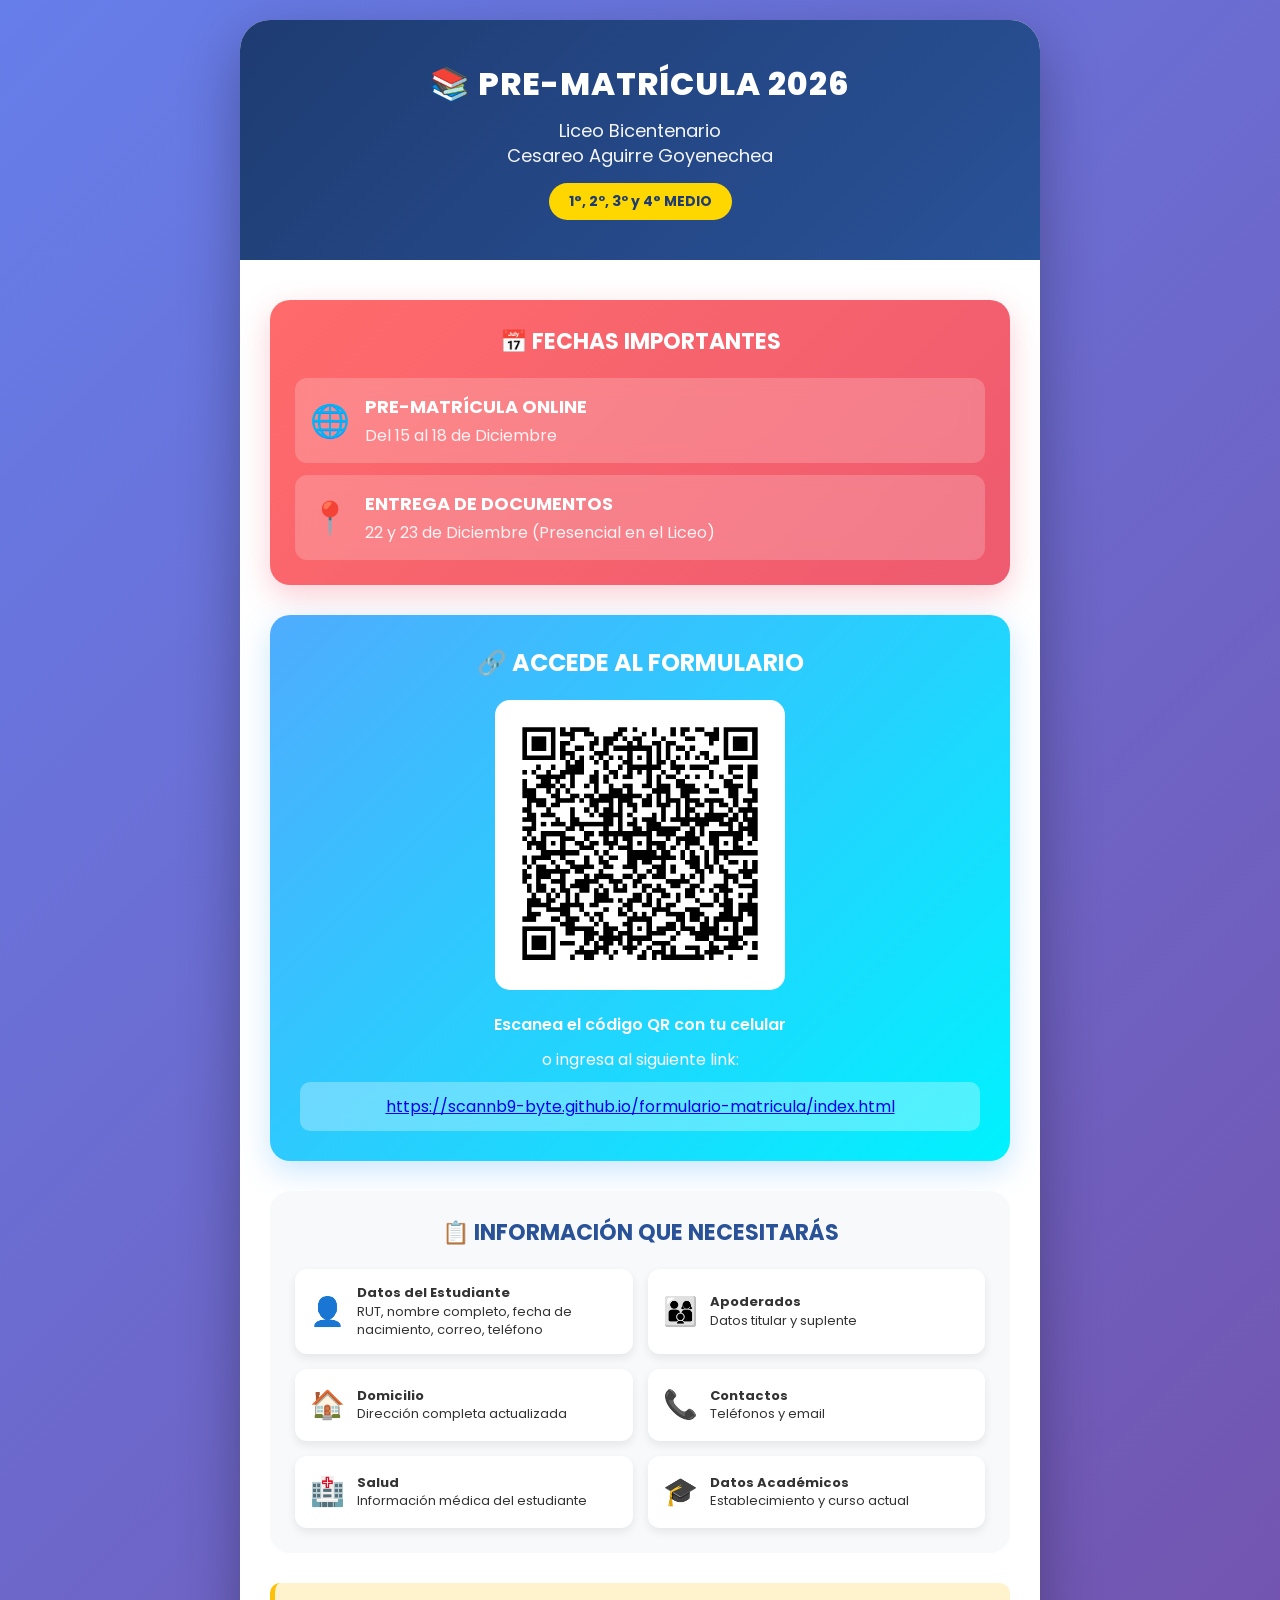
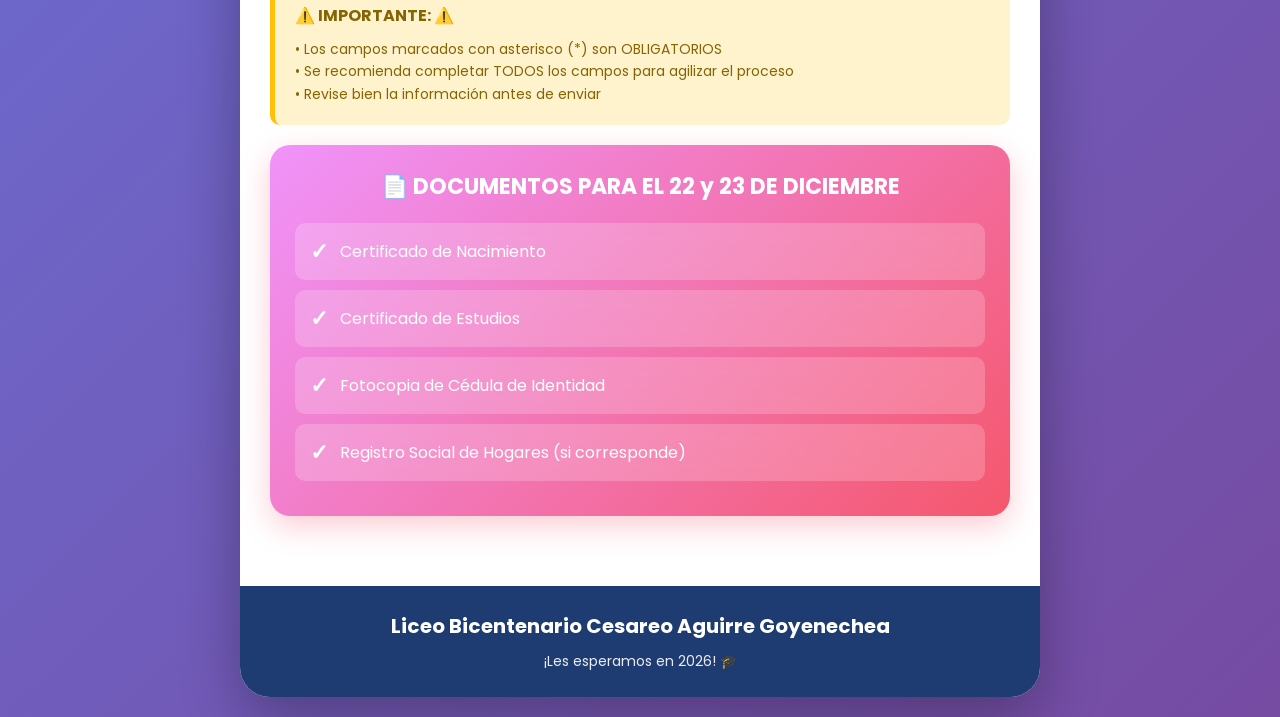
<file: infografia_prematricula.html>
<!DOCTYPE html>
<html lang="es">
<head>
    <meta charset="UTF-8">
    <meta name="viewport" content="width=device-width, initial-scale=1.0">
    <title>Pre-Matrícula 2026 - Liceo Bicentenario Cesareo Aguirre Goyenechea</title>
    <style>
        @import url('https://fonts.googleapis.com/css2?family=Poppins:wght@400;600;700;800&display=swap');
        
        * {
            margin: 0;
            padding: 0;
            box-sizing: border-box;
        }
        
        body {
            font-family: 'Poppins', sans-serif;
            background: linear-gradient(135deg, #667eea 0%, #764ba2 100%);
            padding: 20px;
            display: flex;
            justify-content: center;
            align-items: center;
            min-height: 100vh;
        }
        
        .infografia {
            background: white;
            width: 100%;
            max-width: 800px;
            border-radius: 30px;
            box-shadow: 0 20px 60px rgba(0,0,0,0.3);
            overflow: hidden;
        }
        
        .header {
            background: linear-gradient(135deg, #1e3c72 0%, #2a5298 100%);
            color: white;
            padding: 40px 30px;
            text-align: center;
        }
        
        .header h1 {
            font-size: 32px;
            font-weight: 800;
            margin-bottom: 10px;
            text-transform: uppercase;
            letter-spacing: 1px;
        }
        
        .header h2 {
            font-size: 18px;
            font-weight: 400;
            opacity: 0.95;
            line-height: 1.4;
        }
        
        .badge {
            background: #ffd700;
            color: #1e3c72;
            display: inline-block;
            padding: 8px 20px;
            border-radius: 20px;
            font-weight: 700;
            margin-top: 15px;
            font-size: 14px;
        }
        
        .content {
            padding: 40px 30px;
        }
        
        .fechas-importantes {
            background: linear-gradient(135deg, #ff6b6b 0%, #ee5a6f 100%);
            color: white;
            padding: 25px;
            border-radius: 20px;
            margin-bottom: 30px;
            box-shadow: 0 10px 30px rgba(238, 90, 111, 0.3);
        }
        
        .fechas-importantes h3 {
            font-size: 22px;
            margin-bottom: 20px;
            text-align: center;
            font-weight: 700;
        }
        
        .fecha-item {
            background: rgba(255,255,255,0.2);
            padding: 15px;
            border-radius: 12px;
            margin-bottom: 12px;
            display: flex;
            align-items: center;
            backdrop-filter: blur(10px);
        }
        
        .fecha-item:last-child {
            margin-bottom: 0;
        }
        
        .fecha-icon {
            font-size: 32px;
            margin-right: 15px;
        }
        
        .fecha-text {
            flex: 1;
        }
        
        .fecha-text strong {
            display: block;
            font-size: 18px;
            margin-bottom: 3px;
        }
        
        .fecha-text span {
            font-size: 16px;
            opacity: 0.9;
        }
        
        .qr-section {
            background: linear-gradient(135deg, #4facfe 0%, #00f2fe 100%);
            padding: 30px;
            border-radius: 20px;
            text-align: center;
            margin-bottom: 30px;
            box-shadow: 0 10px 30px rgba(79, 172, 254, 0.3);
        }
        
        .qr-section h3 {
            color: white;
            font-size: 24px;
            margin-bottom: 20px;
            font-weight: 700;
        }
        
        .qr-container {
            background: white;
            padding: 20px;
            border-radius: 15px;
            display: inline-block;
            margin-bottom: 15px;
        }
        
        .qr-container img {
            width: 250px;
            height: 250px;
            display: block;
        }
        
        .link-box {
            background: rgba(255,255,255,0.3);
            padding: 12px 20px;
            border-radius: 10px;
            color: white;
            font-size: 16px;
            word-break: break-all;
            backdrop-filter: blur(10px);
        }
        
        .informacion-necesaria {
            background: #f8f9fa;
            padding: 25px;
            border-radius: 20px;
            margin-bottom: 30px;
        }
        
        .informacion-necesaria h3 {
            color: #2a5298;
            font-size: 22px;
            margin-bottom: 20px;
            text-align: center;
            font-weight: 700;
        }
        
        .info-grid {
            display: grid;
            grid-template-columns: repeat(2, 1fr);
            gap: 15px;
        }
        
        .info-item {
            background: white;
            padding: 15px;
            border-radius: 12px;
            display: flex;
            align-items: center;
            box-shadow: 0 4px 10px rgba(0,0,0,0.08);
            transition: transform 0.2s;
        }
        
        .info-item:hover {
            transform: translateY(-3px);
            box-shadow: 0 6px 15px rgba(0,0,0,0.12);
        }
        
        .info-icon {
            font-size: 28px;
            margin-right: 12px;
        }
        
        .info-text {
            font-size: 13px;
            color: #333;
            line-height: 1.4;
        }
        
        .documentos {
            background: linear-gradient(135deg, #f093fb 0%, #f5576c 100%);
            color: white;
            padding: 25px;
            border-radius: 20px;
            margin-bottom: 30px;
            box-shadow: 0 10px 30px rgba(245, 87, 108, 0.3);
        }
        
        .documentos h3 {
            font-size: 22px;
            margin-bottom: 20px;
            text-align: center;
            font-weight: 700;
        }
        
        .doc-list {
            list-style: none;
        }
        
        .doc-list li {
            background: rgba(255,255,255,0.2);
            padding: 12px 15px;
            border-radius: 10px;
            margin-bottom: 10px;
            display: flex;
            align-items: center;
            backdrop-filter: blur(10px);
        }
        
        .doc-list li:before {
            content: "✓";
            font-size: 22px;
            margin-right: 12px;
            font-weight: bold;
        }
        
        .nota-importante {
            background: #fff3cd;
            border-left: 5px solid #ffc107;
            padding: 20px;
            border-radius: 10px;
            margin-bottom: 20px;
        }
        
        .nota-importante strong {
            color: #856404;
            display: block;
            margin-bottom: 10px;
            font-size: 16px;
        }
        
        .nota-importante p {
            color: #856404;
            font-size: 14px;
            line-height: 1.6;
        }
        
        .footer {
            background: #1e3c72;
            color: white;
            padding: 25px;
            text-align: center;
        }
        
        .footer h3 {
            font-size: 20px;
            margin-bottom: 10px;
        }
        
        .footer p {
            font-size: 14px;
            opacity: 0.9;
        }
        
        @media print {
            body {
                background: white;
                padding: 0;
            }
            
            .infografia {
                box-shadow: none;
                max-width: 100%;
            }
        }
        
        @media (max-width: 600px) {
            .header h1 {
                font-size: 24px;
            }
            
            .header h2 {
                font-size: 16px;
            }
            
            .info-grid {
                grid-template-columns: 1fr;
            }
            
            .qr-container img {
                width: 200px;
                height: 200px;
            }
        }
    </style>
</head>
<body>
    <div class="infografia">
        <div class="header">
            <h1>📚 PRE-MATRÍCULA 2026</h1>
            <h2>Liceo Bicentenario<br>Cesareo Aguirre Goyenechea</h2>
            <div class="badge">1°, 2º, 3º y 4° MEDIO</div>
        </div>
        
        <div class="content">
            <div class="fechas-importantes">
                <h3>📅 FECHAS IMPORTANTES</h3>
                <div class="fecha-item">
                    <div class="fecha-icon">🌐</div>
                    <div class="fecha-text">
                        <strong>PRE-MATRÍCULA ONLINE</strong>
                        <span>Del 15 al 18 de Diciembre</span>
                    </div>
                </div>
                <div class="fecha-item">
                    <div class="fecha-icon">📍</div>
                    <div class="fecha-text">
                        <strong>ENTREGA DE DOCUMENTOS</strong>
                        <span>22 y 23 de Diciembre (Presencial en el Liceo)</span>
                    </div>
                </div>
            </div>
            
            <div class="qr-section">
                <h3>🔗 ACCEDE AL FORMULARIO</h3>
                <div class="qr-container">
                    <img src="qr.png" alt="Código QR Pre-matrícula">
                </div>
                <p style="color: white; margin-bottom: 10px; font-weight: 600;">Escanea el código QR con tu celular</p>
                <p style="color: white; margin-bottom: 10px;">o ingresa al siguiente link:</p>
                <div class="link-box">
                    <a href="https://scannb9-byte.github.io/formulario-matricula/index.html" target="_blank">
                        https://scannb9-byte.github.io/formulario-matricula/index.html
                    </a>
                </div>
            </div>
            
            <div class="informacion-necesaria">
                <h3>📋 INFORMACIÓN QUE NECESITARÁS</h3>
                <div class="info-grid">
                    <div class="info-item">
                        <div class="info-icon">👤</div>
                        <div class="info-text"><strong>Datos del Estudiante</strong><br>RUT, nombre completo, fecha de nacimiento, correo, teléfono</div>
                    </div>
                    <div class="info-item">
                        <div class="info-icon">👨‍👩‍👦</div>
                        <div class="info-text"><strong>Apoderados</strong><br>Datos titular y suplente</div>
                    </div>
                    <div class="info-item">
                        <div class="info-icon">🏠</div>
                        <div class="info-text"><strong>Domicilio</strong><br>Dirección completa actualizada</div>
                    </div>
                    <div class="info-item">
                        <div class="info-icon">📞</div>
                        <div class="info-text"><strong>Contactos</strong><br>Teléfonos y email</div>
                    </div>
                    <div class="info-item">
                        <div class="info-icon">🏥</div>
                        <div class="info-text"><strong>Salud</strong><br>Información médica del estudiante</div>
                    </div>
                    <div class="info-item">
                        <div class="info-icon">🎓</div>
                        <div class="info-text"><strong>Datos Académicos</strong><br>Establecimiento y curso actual</div>
                    </div>
                </div>
            </div>
            
            <div class="nota-importante">
                <strong>⚠️ IMPORTANTE: ⚠️</strong>
                <p>• Los campos marcados con asterisco (*) son OBLIGATORIOS</p>
                <p>• Se recomienda completar TODOS los campos para agilizar el proceso</p>
                <p>• Revise bien la información antes de enviar</p>
            </div>
            
            <div class="documentos">
                <h3>📄 DOCUMENTOS PARA EL 22 y 23 DE DICIEMBRE</h3>
                <ul class="doc-list">
                    <li>Certificado de Nacimiento</li>
                    <li>Certificado de Estudios</li>
                    <li>Fotocopia de Cédula de Identidad</li>
                    <li>Registro Social de Hogares (si corresponde)</li>
                </ul>
            </div>
        </div>
        
        <div class="footer">
            <h3>Liceo Bicentenario Cesareo Aguirre Goyenechea</h3>
            <p>¡Les esperamos en 2026! 🎓</p>
        </div>
    </div>
</body>
</html>
</file>
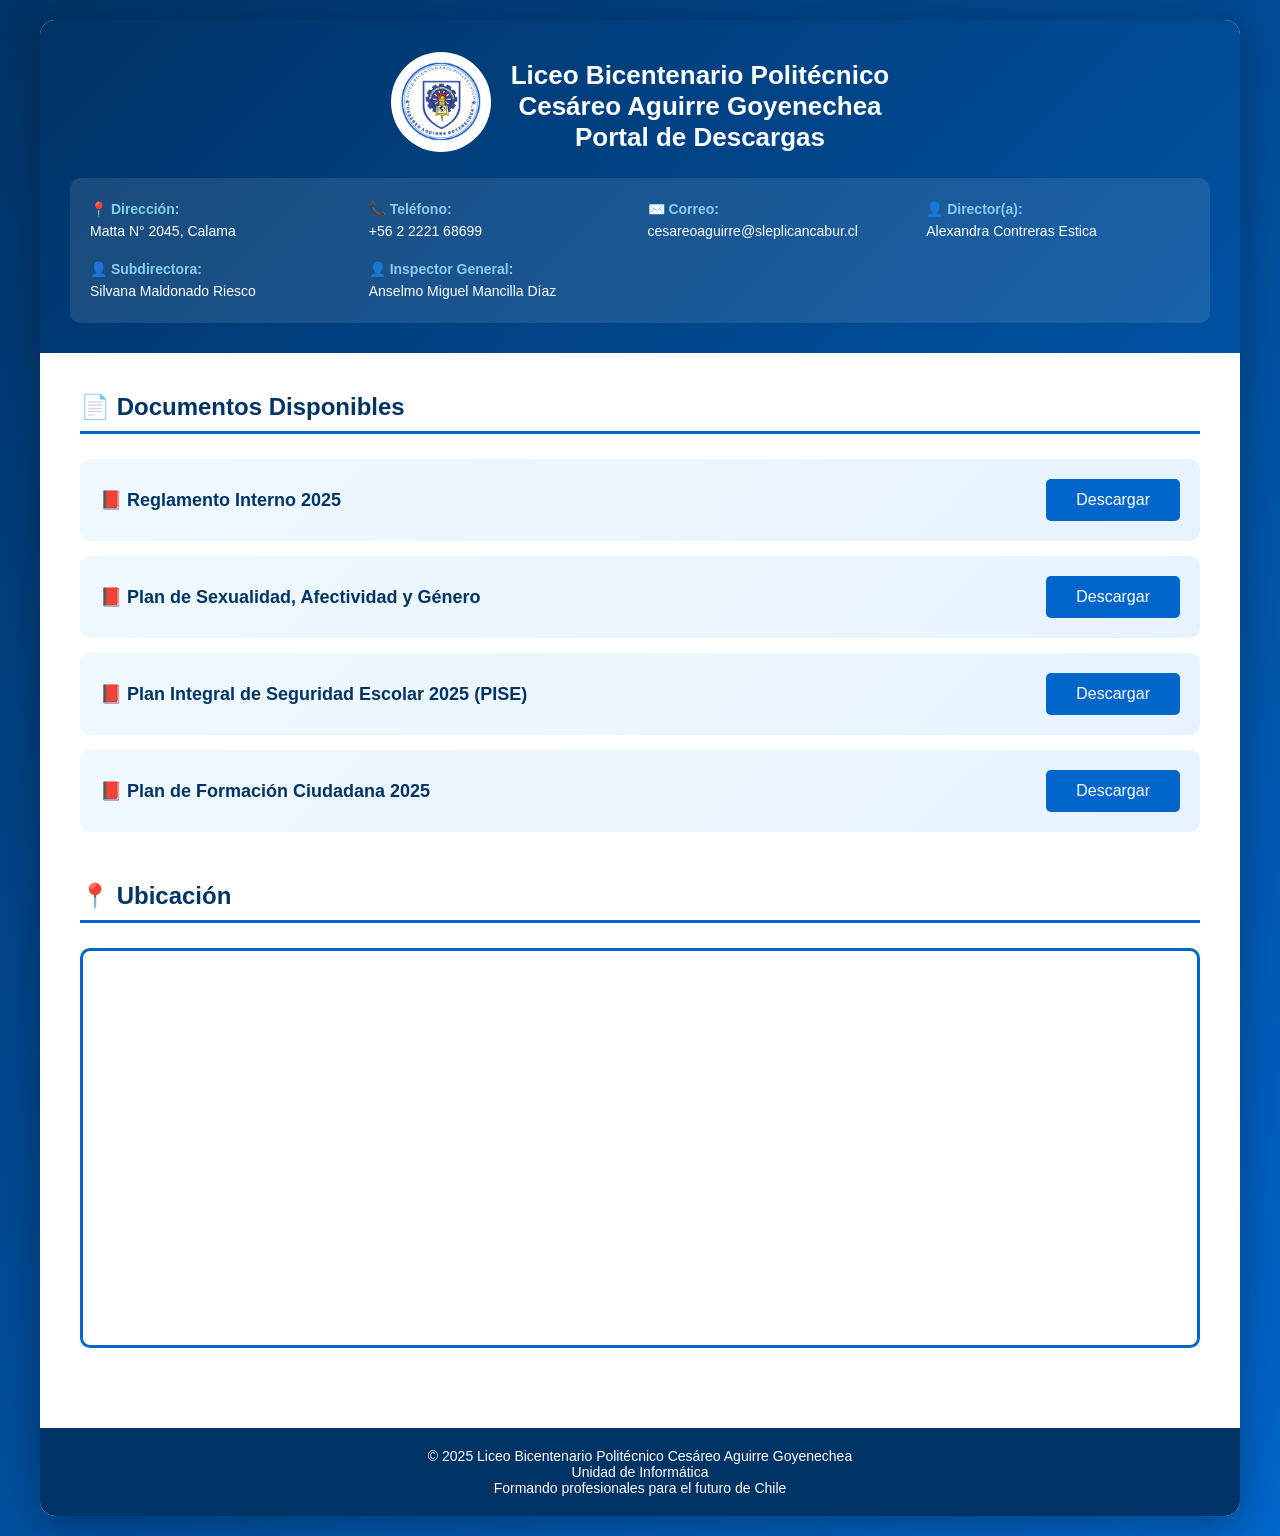
<file: liceob9_descargas.html>
<!DOCTYPE html>
<html lang="es">
<head>
    <meta charset="UTF-8">
    <meta name="viewport" content="width=device-width, initial-scale=1.0">
    <title>Portal de Descargas - Liceo Bicentenario Politécnico Cesáreo Aguirre Goyenechea</title>

    <style>
        * {
            margin: 0;
            padding: 0;
            box-sizing: border-box;
        }

        body {
            font-family: 'Segoe UI', Tahoma, Geneva, Verdana, sans-serif;
            background: linear-gradient(135deg, #003366 0%, #0066cc 100%);
            min-height: 100vh;
            padding: 20px;
        }

        .container {
            max-width: 1200px;
            margin: auto;
            background: white;
            border-radius: 15px;
            box-shadow: 0 10px 40px rgba(0,0,0,0.3);
            overflow: hidden;
        }

        .header {
            background: linear-gradient(135deg, #003366 0%, #0052a3 100%);
            color: white;
            padding: 30px;
            text-align: center;
        }

        .logo-section {
            display: flex;
            align-items: center;
            justify-content: center;
            gap: 20px;
            flex-wrap: wrap;
        }

        .logo {
            width: 100px;
            height: 100px;
            background: white;
            border-radius: 50%;
            padding: 10px;
        }

        .logo img {
            width: 100%;
            height: 100%;
            object-fit: contain;
        }

        h1 {
            font-size: 26px;
            margin-top: 10px;
        }

        .contact-info {
            margin-top: 25px;
            display: grid;
            grid-template-columns: repeat(auto-fit, minmax(250px, 1fr));
            gap: 15px;
            background: rgba(255,255,255,0.1);
            padding: 20px;
            border-radius: 10px;
            text-align: left;
        }

        .contact-item {
            font-size: 14px;
            line-height: 1.6;
        }

        .contact-item strong {
            color: #87ceeb;
        }

        .content {
            padding: 40px;
        }

        .section-title {
            font-size: 24px;
            color: #003366;
            border-bottom: 3px solid #0066cc;
            padding-bottom: 10px;
            margin-bottom: 25px;
        }

        .downloads-grid {
            display: grid;
            gap: 15px;
        }

        .download-item {
            background: linear-gradient(135deg, #f0f8ff 0%, #e6f3ff 100%);
            padding: 20px;
            border-radius: 10px;
            display: flex;
            justify-content: space-between;
            align-items: center;
            transition: .3s;
        }

        .download-item:hover {
            transform: translateX(5px);
            box-shadow: 0 5px 20px rgba(0,102,204,0.3);
        }

        .download-title {
            font-size: 18px;
            font-weight: bold;
            color: #003366;
        }

        .download-btn {
            background: #0066cc;
            color: white;
            padding: 12px 30px;
            border-radius: 5px;
            text-decoration: none;
            transition: .3s;
        }

        .download-btn:hover {
            background: #003366;
            transform: scale(1.05);
        }

        .map-section {
            margin-top: 50px;
        }

        .map-container {
            height: 400px;
            border-radius: 10px;
            overflow: hidden;
            border: 3px solid #0066cc;
        }

        .footer {
            background: #003366;
            color: white;
            text-align: center;
            padding: 20px;
            font-size: 14px;
            margin-top: 40px;
        }

        @media (max-width: 768px) {
            .download-item {
                flex-direction: column;
                gap: 15px;
                text-align: center;
            }

            h1 {
                font-size: 20px;
            }
        }
    </style>
</head>

<body>

<div class="container">

    <div class="header">
        <div class="logo-section">
            <div class="logo">
                <img src="logo.png" alt="Logo Liceo"
                     onerror="this.parentElement.innerHTML='<b>LOGO</b>'">
            </div>
            <h1>
                Liceo Bicentenario Politécnico<br>
                Cesáreo Aguirre Goyenechea<br>
                Portal de Descargas
            </h1>
        </div>

        <div class="contact-info">
            <div class="contact-item"><strong>📍 Dirección:</strong><br>Matta N° 2045, Calama</div>
            <div class="contact-item"><strong>📞 Teléfono:</strong><br>+56 2 2221 68699</div>
            <div class="contact-item"><strong>✉️ Correo:</strong><br>cesareoaguirre@sleplicancabur.cl</div>
            <div class="contact-item"><strong>👤 Director(a):</strong><br>Alexandra Contreras Estica</div>
            <div class="contact-item"><strong>👤 Subdirectora:</strong><br>Silvana Maldonado Riesco</div>
            <div class="contact-item"><strong>👤 Inspector General:</strong><br>Anselmo Miguel Mancilla Díaz</div>
        </div>
    </div>

    <div class="content">
        <h2 class="section-title">📄 Documentos Disponibles</h2>

        <div class="downloads-grid">
            <div class="download-item">
                <div class="download-title">📕 Reglamento Interno 2025</div>
                <a href="RInterno25.pdf" class="download-btn" download>Descargar</a>
            </div>

            <div class="download-item">
                <div class="download-title">📕 Plan de Sexualidad, Afectividad y Género</div>
                <a href="PSexualidad25.pdf" class="download-btn" download>Descargar</a>
            </div>

            <div class="download-item">
                <div class="download-title">📕 Plan Integral de Seguridad Escolar 2025 (PISE)</div>
                <a href="PISE2025.pdf" class="download-btn" download>Descargar</a>
            </div>

            <div class="download-item">
                <div class="download-title">📕 Plan de Formación Ciudadana 2025</div>
                <a href="PFCiudadana.pdf" class="download-btn" download>Descargar</a>
            </div>
        </div>

        <div class="map-section">
            <h2 class="section-title">📍 Ubicación</h2>
            <div class="map-container">
                <iframe
                    src="https://www.google.com/maps?q=Matta+2045+Calama+Chile&output=embed"
                    width="100%" height="100%" style="border:0;" loading="lazy">
                </iframe>
            </div>
        </div>
    </div>

    <div class="footer">
        <p>&copy; 2025 Liceo Bicentenario Politécnico Cesáreo Aguirre Goyenechea</p>
        <p>Unidad de Informática</p>
        <p>Formando profesionales para el futuro de Chile</p>
    </div>

</div>

</body>
</html>
</file>
<file: css/estilos.css>
:root{
  --navy:#0f2453; --azul:#1a46a0; --azul-2:#2457c5; --azul-50:#eef3fc; --azul-100:#dbe6fa;
  --oro:#f2b705; --oro-50:#fff8e1; --rojo:#c8321f; --rojo-50:#fdeceA; --verde:#0e7a55; --verde-50:#e6f6ef;
  --bg:#f4f6fb; --card:#ffffff; --txt:#101828; --muted:#5b6474; --borde:#e2e7f0; --borde-2:#cfd6e3;
  --radio:14px; --radio-sm:10px; --sombra:0 1px 2px rgba(16,24,40,.05),0 8px 24px -6px rgba(16,24,40,.10);
  --sombra-lg:0 24px 60px -12px rgba(15,36,83,.35);
}
*{box-sizing:border-box;margin:0;padding:0}
html{-webkit-text-size-adjust:100%}
body{font-family:Inter,system-ui,-apple-system,"Segoe UI",Roboto,Arial,sans-serif;background:var(--bg);color:var(--txt);font-size:15px;line-height:1.5;min-height:100vh}
button,input,select,textarea{font:inherit;color:inherit}
a{color:var(--azul)}
.oculto{display:none!important}
.sr{position:absolute;width:1px;height:1px;overflow:hidden;clip:rect(0 0 0 0)}

/* ---------- Barra superior ---------- */
.topbar{position:sticky;top:0;z-index:40;background:rgba(255,255,255,.92);backdrop-filter:saturate(1.4) blur(10px);border-bottom:1px solid var(--borde)}
.topbar .in{max-width:1240px;margin:0 auto;padding:10px 20px;display:flex;align-items:center;gap:14px}
.marca{display:flex;align-items:center;gap:12px;cursor:pointer;min-width:0}
.marca img{width:44px;height:44px;flex:none}
.marca .t1{font-size:11px;font-weight:600;letter-spacing:.06em;color:var(--muted);text-transform:uppercase;white-space:nowrap;overflow:hidden;text-overflow:ellipsis}
.marca .t2{font-size:15px;font-weight:800;color:var(--navy);white-space:nowrap;overflow:hidden;text-overflow:ellipsis}
.topbar .acciones{margin-left:auto;display:flex;gap:8px;align-items:center}
.usuario-chip{display:flex;align-items:center;gap:10px;padding:5px 6px 5px 12px;border:1px solid var(--borde);border-radius:999px;background:#fff;cursor:pointer;position:relative}
.usuario-chip .av{width:32px;height:32px;border-radius:50%;background:var(--azul);color:#fff;display:grid;place-items:center;font-weight:700;font-size:13px}
.usuario-chip .n{font-size:13px;font-weight:600;line-height:1.1}
.usuario-chip .r{font-size:11px;color:var(--muted)}
.menu{position:absolute;right:0;top:calc(100% + 8px);background:#fff;border:1px solid var(--borde);border-radius:12px;box-shadow:var(--sombra);min-width:210px;padding:6px;z-index:50}
.menu button{display:flex;width:100%;gap:10px;align-items:center;padding:9px 10px;border:0;background:none;border-radius:8px;cursor:pointer;font-size:14px;text-align:left}
.menu button:hover{background:var(--azul-50)}

/* ---------- Botones ---------- */
.btn{display:inline-flex;align-items:center;justify-content:center;gap:8px;height:42px;padding:0 18px;border-radius:10px;border:1px solid transparent;font-weight:600;font-size:14px;cursor:pointer;transition:.15s;white-space:nowrap;text-decoration:none}
.btn svg{width:18px;height:18px;flex:none}
.btn-pri{background:var(--azul);color:#fff;box-shadow:0 1px 2px rgba(16,24,40,.1)}
.btn-pri:hover{background:var(--navy)}
.btn-oro{background:var(--oro);color:#1d1600}
.btn-oro:hover{filter:brightness(.95)}
.btn-sec{background:#fff;border-color:var(--borde-2);color:var(--txt)}
.btn-sec:hover{background:var(--azul-50);border-color:var(--azul-100)}
.btn-peligro{background:var(--rojo);color:#fff}
.btn-peligro:hover{filter:brightness(.92)}
.btn-ghost{background:transparent;color:var(--azul)}
.btn-ghost:hover{background:var(--azul-50)}
.btn-sm{height:34px;padding:0 12px;font-size:13px;border-radius:8px}
.btn-lg{height:52px;padding:0 26px;font-size:16px;border-radius:12px}
.btn[disabled]{opacity:.55;cursor:not-allowed}
.btn-ico{width:34px;height:34px;padding:0;border-radius:8px;border:1px solid var(--borde);background:#fff;color:var(--muted);display:inline-grid;place-items:center;cursor:pointer;transition:.15s}
.btn-ico:hover{color:var(--azul);border-color:var(--azul-100);background:var(--azul-50)}
.btn-ico.rojo:hover{color:var(--rojo);border-color:#f5c4bd;background:var(--rojo-50)}
.btn-ico svg{width:17px;height:17px}

/* ---------- Inicio ---------- */
.hero{background:radial-gradient(1200px 500px at 85% -10%,rgba(242,183,5,.18),transparent 60%),linear-gradient(135deg,var(--navy) 0%,#163a85 55%,var(--azul-2) 100%);color:#fff;position:relative;overflow:hidden}
.hero::after{content:"";position:absolute;inset:0;background-image:radial-gradient(rgba(255,255,255,.08) 1px,transparent 1px);background-size:22px 22px;mask-image:linear-gradient(to bottom,#000,transparent)}
.hero .in{max-width:1240px;margin:0 auto;padding:56px 20px 120px;display:grid;grid-template-columns:1.2fr .8fr;gap:40px;align-items:center;position:relative;z-index:1}
.hero .eyebrow{display:inline-flex;gap:8px;align-items:center;background:rgba(255,255,255,.12);border:1px solid rgba(255,255,255,.2);padding:6px 12px;border-radius:999px;font-size:13px;font-weight:600}
.hero h1{font-size:clamp(30px,4.4vw,48px);line-height:1.08;font-weight:800;margin:16px 0 14px;letter-spacing:-.02em}
.hero h1 span{color:var(--oro)}
.hero p{font-size:17px;color:#d6e0f5;max-width:560px}
.hero .ctas{display:flex;gap:12px;margin-top:26px;flex-wrap:wrap}
.hero .sello{justify-self:center;width:min(300px,70vw);aspect-ratio:1;border-radius:50%;background:#fff;padding:16px;box-shadow:var(--sombra-lg)}
.hero .sello img{width:100%;height:100%}
.inicio-cards{max-width:1240px;margin:-80px auto 0;padding:0 20px 48px;display:grid;grid-template-columns:repeat(3,1fr);gap:18px;position:relative;z-index:2}
.card{background:var(--card);border:1px solid var(--borde);border-radius:var(--radio);box-shadow:var(--sombra)}
.icard{padding:24px}
.icard .ic{width:44px;height:44px;border-radius:12px;background:var(--azul-50);color:var(--azul);display:grid;place-items:center;margin-bottom:14px}
.icard .ic svg{width:22px;height:22px}
.icard h3{font-size:17px;margin-bottom:6px}
.icard p,.icard li{color:var(--muted);font-size:14px}
.icard ul{padding-left:18px;margin-top:6px}
.pasos-lista{counter-reset:p;list-style:none;padding:0!important}
.pasos-lista li{counter-increment:p;display:flex;gap:10px;margin:8px 0;align-items:flex-start}
.pasos-lista li::before{content:counter(p);flex:none;width:22px;height:22px;border-radius:50%;background:var(--oro);color:#1d1600;font-weight:700;font-size:12px;display:grid;place-items:center;margin-top:1px}

/* ---------- Login ---------- */
.login-wrap{min-height:calc(100vh - 66px);display:grid;place-items:center;padding:32px 16px;background:radial-gradient(900px 400px at 50% -10%,var(--azul-100),transparent 70%)}
.login{width:100%;max-width:420px;padding:32px}
.login .cab{text-align:center;margin-bottom:22px}
.login .cab img{width:76px;height:76px}
.login h2{font-size:22px;margin-top:10px}
.login .cab p{color:var(--muted);font-size:14px}

/* ---------- Formularios ---------- */
.contenedor{max-width:1240px;margin:0 auto;padding:28px 20px 60px}
.form-wrap{max-width:920px;margin:0 auto}
.form-cab{display:flex;align-items:flex-end;justify-content:space-between;gap:16px;margin-bottom:18px;flex-wrap:wrap}
.form-cab h2{font-size:26px;letter-spacing:-.01em}
.form-cab p{color:var(--muted)}
.stepper{display:flex;gap:6px;margin-bottom:18px;overflow-x:auto;padding:4px 2px;scrollbar-width:none}
.stepper::-webkit-scrollbar{display:none}
.step{flex:1;min-width:104px;display:flex;flex-direction:column;align-items:center;gap:8px;cursor:pointer;background:none;border:0;padding:0}
.step .bar{height:5px;width:100%;border-radius:4px;background:var(--borde)}
.step .lbl{display:flex;align-items:center;gap:7px;font-size:13px;font-weight:600;color:var(--muted)}
.step .num{width:22px;height:22px;border-radius:50%;border:2px solid var(--borde-2);display:grid;place-items:center;font-size:11px;font-weight:700;background:#fff}
.step.hecho .bar{background:var(--verde)}
.step.hecho .num{background:var(--verde);border-color:var(--verde);color:#fff}
.step.activo .bar{background:var(--azul)}
.step.activo .lbl{color:var(--azul)}
.step.activo .num{border-color:var(--azul);background:var(--azul);color:#fff}
.step[disabled]{cursor:default}
.paso-movil{display:none;font-size:13px;color:var(--muted);margin-bottom:10px}
.panel-form{padding:28px}
.seccion+.seccion{margin-top:28px;padding-top:24px;border-top:1px dashed var(--borde-2)}
.seccion-tit{display:flex;align-items:center;justify-content:space-between;gap:12px;margin-bottom:16px;flex-wrap:wrap}
.seccion-tit h3{font-size:18px;display:flex;gap:10px;align-items:center}
.seccion-tit h3::before{content:"";width:6px;height:22px;border-radius:3px;background:var(--oro)}
.grid{display:grid;grid-template-columns:repeat(2,minmax(0,1fr));gap:16px 18px}
.grid.tres{grid-template-columns:repeat(3,minmax(0,1fr))}
.campo{display:flex;flex-direction:column;gap:6px;min-width:0}
.campo.full{grid-column:1/-1}
.campo label{font-size:13.5px;font-weight:600;color:#273248}
.campo label .req{color:var(--rojo);margin-left:2px}
.control{height:46px;width:100%;border:1.5px solid var(--borde-2);border-radius:10px;padding:0 13px;background:#fff;transition:.15s;outline:none;font-size:15px}
select.control{appearance:none;background-image:url("data:image/svg+xml,%3Csvg xmlns='http://www.w3.org/2000/svg' width='12' height='8' fill='none'%3E%3Cpath d='M1 1.5 6 6.5l5-5' stroke='%235b6474' stroke-width='1.8' stroke-linecap='round' stroke-linejoin='round'/%3E%3C/svg%3E");background-repeat:no-repeat;background-position:right 14px center;padding-right:38px;cursor:pointer}
textarea.control{height:auto;min-height:92px;padding:11px 13px;resize:vertical}
.control:focus{border-color:var(--azul-2);box-shadow:0 0 0 4px rgba(36,87,197,.14)}
.control[readonly]{background:#f6f8fb;color:#3c4659;cursor:default}
.campo.error .control{border-color:var(--rojo);box-shadow:0 0 0 3px rgba(200,50,31,.10)}
.campo.ok .control{border-color:#9fd4bd}
.ayuda{font-size:12.5px;color:var(--muted)}
.msg-error{font-size:12.5px;color:var(--rojo);font-weight:500;display:none}
.campo.error .msg-error{display:block}
.campo.error .ayuda{display:none}
.check{display:flex;gap:10px;align-items:flex-start;font-size:14px;cursor:pointer;user-select:none}
.check input{width:18px;height:18px;margin-top:2px;accent-color:var(--azul);flex:none}
.aviso{display:flex;gap:12px;padding:14px 16px;border-radius:12px;font-size:14px;align-items:flex-start}
.aviso svg{width:20px;height:20px;flex:none;margin-top:1px}
.aviso.info{background:var(--azul-50);color:#1d3a78;border:1px solid var(--azul-100)}
.aviso.warn{background:var(--oro-50);color:#6b4e00;border:1px solid #f6e3a3}
.aviso.err{background:var(--rojo-50);color:#8a2114;border:1px solid #f5c4bd}
.aviso.ok{background:var(--verde-50);color:#0b5a40;border:1px solid #bfe6d4}
.nav-form{display:flex;justify-content:space-between;gap:12px;margin-top:22px;align-items:center}
.nav-form .der{display:flex;gap:10px;margin-left:auto}
.guardado{font-size:12.5px;color:var(--muted)}

/* Revisión */
.resumen{display:grid;grid-template-columns:repeat(2,minmax(0,1fr));gap:14px}
.resumen .bloque{border:1px solid var(--borde);border-radius:12px;padding:16px;background:#fbfcfe}
.resumen .bloque h4{display:flex;justify-content:space-between;align-items:center;font-size:14px;color:var(--navy);margin-bottom:8px}
.resumen dl{display:grid;grid-template-columns:minmax(110px,42%) 1fr;gap:5px 10px;font-size:13.5px}
.resumen dt{color:var(--muted)}
.resumen dd{font-weight:600;word-break:break-word}

/* Éxito */
.exito{max-width:640px;margin:40px auto;padding:40px 32px;text-align:center}
.exito .ok-ic{width:76px;height:76px;border-radius:50%;background:var(--verde-50);color:var(--verde);display:grid;place-items:center;margin:0 auto 18px}
.exito .ok-ic svg{width:40px;height:40px}
.exito h2{font-size:26px;margin-bottom:8px}
.exito .folio{display:inline-block;margin:18px 0;padding:14px 22px;border-radius:12px;background:var(--azul-50);border:1px dashed var(--azul-100)}
.exito .folio b{display:block;font-size:30px;color:var(--navy)}
.exito .botones{display:flex;gap:10px;justify-content:center;flex-wrap:wrap;margin-top:18px}

/* ---------- Panel ---------- */
.panel-cab{display:flex;justify-content:space-between;align-items:flex-end;gap:16px;flex-wrap:wrap;margin-bottom:18px}
.panel-cab h2{font-size:26px;letter-spacing:-.01em}
.panel-cab p{color:var(--muted)}
.tabs{display:flex;gap:4px;background:#e9edf5;padding:4px;border-radius:12px}
.tab{border:0;background:none;padding:8px 16px;border-radius:9px;font-weight:600;font-size:14px;color:var(--muted);cursor:pointer;display:flex;gap:8px;align-items:center}
.tab svg{width:17px;height:17px}
.tab.activo{background:#fff;color:var(--navy);box-shadow:0 1px 3px rgba(16,24,40,.12)}
.stats{display:grid;grid-template-columns:repeat(6,minmax(0,1fr));gap:14px;margin-bottom:16px}
.stat{padding:16px 18px}
.stat .k{font-size:12.5px;color:var(--muted);font-weight:600;text-transform:uppercase;letter-spacing:.04em}
.stat .v{font-size:30px;font-weight:800;color:var(--navy);line-height:1.15;margin-top:4px;font-variant-numeric:tabular-nums}
.stat.oro{border-top:3px solid var(--oro)} .stat.azul{border-top:3px solid var(--azul)} .stat.verde{border-top:3px solid var(--verde)} .stat.rojo{border-top:3px solid var(--rojo)} .stat.gris{border-top:3px solid #98a2b3}
.dist{display:grid;grid-template-columns:1fr 1fr;gap:14px;margin-bottom:16px}
.dist .card{padding:16px 18px}
.dist h4{font-size:14px;margin-bottom:10px;color:var(--navy)}
.barra-fila{display:grid;grid-template-columns:150px 1fr 40px;gap:10px;align-items:center;font-size:13px;margin:6px 0}
.barra-fila .pista{height:10px;background:#eef1f6;border-radius:6px;overflow:hidden}
.barra-fila .rel{height:100%;background:var(--azul-2);border-radius:6px}
.barra-fila .num{text-align:right;font-weight:700;font-variant-numeric:tabular-nums}
.toolbar{display:flex;gap:10px;flex-wrap:wrap;padding:14px;border-bottom:1px solid var(--borde);align-items:center}
.toolbar .buscar{position:relative;flex:1 1 260px}
.toolbar .buscar svg{position:absolute;left:12px;top:50%;transform:translateY(-50%);width:18px;height:18px;color:var(--muted)}
.toolbar .buscar input{padding-left:38px}
.toolbar .control{height:40px;font-size:14px}
.toolbar select.control{width:auto;min-width:140px}
.tabla-wrap{overflow:auto}
table.tabla{width:100%;border-collapse:separate;border-spacing:0;font-size:14px}
.tabla th{position:sticky;top:0;background:#f8f9fc;text-align:left;font-size:12px;text-transform:uppercase;letter-spacing:.04em;color:var(--muted);font-weight:700;padding:11px 12px;border-bottom:1px solid var(--borde);white-space:nowrap;cursor:pointer;user-select:none}
.tabla th.sin{cursor:default}
.tabla td{padding:11px 12px;border-bottom:1px solid #eef1f6;vertical-align:middle}
.tabla tbody tr:hover td{background:#fafbfe}
.tabla .nom{font-weight:600}
.tabla td.nw{white-space:nowrap}
.tabla .sub{font-size:12.5px;color:var(--muted)}
.tabla .acc{display:flex;gap:6px;justify-content:flex-end}
.badge{display:inline-flex;align-items:center;gap:6px;padding:3px 10px;border-radius:999px;font-size:12px;font-weight:600;white-space:nowrap}
.badge::before{content:"";width:6px;height:6px;border-radius:50%;background:currentColor}
.b-Pendiente{background:var(--oro-50);color:#8a6300}
.b-Matriculado{background:var(--verde-50);color:var(--verde)}
.b-Anulado,.b-Retirado{background:#f2f4f7;color:#667085}
.b-si{background:var(--verde-50);color:var(--verde)} .b-no{background:var(--rojo-50);color:var(--rojo)}
select.estado-sel{height:30px;font-size:12.5px;border-radius:999px;padding:0 28px 0 10px;background-position:right 10px center;font-weight:600;border-width:1px}
.paginacion{display:flex;justify-content:space-between;align-items:center;gap:10px;padding:12px 14px;flex-wrap:wrap;font-size:13.5px;color:var(--muted)}
.paginacion .pg{display:flex;gap:6px}
.vacio{padding:48px 20px;text-align:center;color:var(--muted)}
.roles{display:grid;grid-template-columns:repeat(4,1fr);gap:12px;margin-bottom:16px}
.roles .card{padding:14px 16px;font-size:13px}
.roles b{display:block;font-size:14px;margin-bottom:4px;color:var(--navy)}

/* ---------- Modal ---------- */
.modal-fondo{position:fixed;inset:0;background:rgba(15,23,42,.55);backdrop-filter:blur(2px);z-index:100;display:flex;align-items:flex-start;justify-content:center;padding:4vh 14px;overflow-y:auto;animation:fade .15s}
.modal{background:#fff;border-radius:16px;width:100%;max-width:560px;box-shadow:var(--sombra-lg);animation:sube .18s ease-out}
.modal.ancho{max-width:980px}
.modal-cab{display:flex;justify-content:space-between;align-items:center;gap:12px;padding:18px 22px;border-bottom:1px solid var(--borde)}
.modal-cab h3{font-size:18px}
.modal-cuerpo{padding:22px}
.modal-pie{display:flex;justify-content:flex-end;gap:10px;padding:16px 22px;border-top:1px solid var(--borde);background:#fafbfd;border-radius:0 0 16px 16px;flex-wrap:wrap}
@keyframes fade{from{opacity:0}} @keyframes sube{from{transform:translateY(12px);opacity:0}}

/* ---------- Toast / carga ---------- */
#toasts{position:fixed;right:16px;bottom:16px;z-index:200;display:flex;flex-direction:column;gap:10px;max-width:min(420px,calc(100vw - 32px))}
.toast{background:#101828;color:#fff;padding:12px 16px;border-radius:12px;font-size:14px;box-shadow:var(--sombra-lg);display:flex;gap:10px;align-items:flex-start;animation:sube .2s}
.toast.err{background:#912018} .toast.ok{background:#0b5a40}
#cargando{position:fixed;inset:0;background:rgba(255,255,255,.6);z-index:300;display:grid;place-items:center}
.spinner{width:44px;height:44px;border-radius:50%;border:4px solid var(--azul-100);border-top-color:var(--azul);animation:gira .8s linear infinite}
.cargando-txt{margin-top:12px;font-weight:600;color:var(--navy);text-align:center}
@keyframes gira{to{transform:rotate(360deg)}}
.pie{text-align:center;color:var(--muted);font-size:12.5px;padding:24px 16px 32px}

/* ---------- Responsivo ---------- */
@media (max-width:1024px){
  .stats{grid-template-columns:repeat(3,1fr)}
  .roles{grid-template-columns:repeat(2,1fr)}
  .inicio-cards{grid-template-columns:1fr 1fr}
}
@media (max-width:760px){
  body{font-size:14.5px}
  .topbar .in{padding:8px 14px}
  .marca .t1{display:none}
  .marca .t2{font-size:14px}
  .topbar .acciones .btn .txt{display:none}
  .topbar .acciones .btn{padding:0 12px}
  .hero .in{grid-template-columns:1fr;padding:34px 18px 100px;text-align:left}
  .hero .sello{display:none}
  .inicio-cards{grid-template-columns:1fr;margin-top:-70px}
  .contenedor{padding:18px 12px 48px}
  .panel-form{padding:18px}
  .grid,.grid.tres{grid-template-columns:1fr}
  .stepper{display:none}
  .paso-movil{display:block}
  .barra-progreso{height:6px;border-radius:4px;background:var(--borde);overflow:hidden;margin-bottom:16px}
  .barra-progreso div{height:100%;background:var(--azul);transition:width .25s}
  .resumen{grid-template-columns:1fr}
  .nav-form{flex-wrap:wrap}
  .nav-form .btn{flex:1}
  .stats{grid-template-columns:repeat(2,1fr)}
  .stat .v{font-size:24px}
  .dist{grid-template-columns:1fr}
  .barra-fila{grid-template-columns:110px 1fr 34px}
  .roles{grid-template-columns:1fr}
  .tabs{width:100%} .tab{flex:1;justify-content:center}
  .toolbar select.control{flex:1 1 45%}
  /* Tabla → tarjetas */
  table.tabla thead{display:none}
  table.tabla,table.tabla tbody,table.tabla tr,table.tabla td{display:block;width:100%}
  table.tabla tr{border-bottom:8px solid var(--bg);padding:8px 4px}
  table.tabla td{border:0;padding:5px 12px;display:flex;justify-content:space-between;gap:12px;text-align:right}
  table.tabla td::before{content:attr(data-l);font-size:12px;color:var(--muted);font-weight:600;text-align:left;flex:none}
  table.tabla td.td-nom{display:block;text-align:left}
  table.tabla td.td-nom::before{display:none}
  .tabla .acc{justify-content:flex-end;flex-wrap:wrap}
  .modal-fondo{padding:0}
  .modal{border-radius:0;min-height:100vh}
  .modal-pie{border-radius:0;position:sticky;bottom:0}
  .exito{margin:16px auto;padding:28px 18px}
}
@media (min-width:761px){.barra-progreso{display:none}}
[data-i]{display:inline-flex;align-items:center;justify-content:center}
[data-i] svg,.ico svg{width:18px;height:18px}

/* ---- Versión GitHub: letra del curso, selección múltiple ---- */
.dist.dist3{grid-template-columns:1fr 1fr 1fr}
.barra-fila.clic{cursor:pointer;border-radius:6px;padding:2px 4px;margin:4px -4px}
.barra-fila.clic:hover{background:var(--azul-50)}
.curso-celda{display:flex;align-items:center;gap:8px}
select.letra-sel{height:30px;width:58px;min-width:0;font-size:13px;font-weight:700;padding:0 22px 0 10px;background-position:right 7px center;border-radius:8px}
select.letra-sel.con{background-color:var(--azul-50);border-color:var(--azul-100);color:var(--azul)}
.tabla .col-sel{width:38px;padding-right:0;text-align:center}
.tabla .col-sel input{width:17px;height:17px;cursor:pointer;accent-color:var(--azul)}
.tabla tr.sel td{background:#f3f7ff}
.seleccion{display:flex;flex-wrap:wrap;gap:10px;align-items:center;padding:10px 14px;background:var(--azul-50);border-bottom:1px solid var(--azul-100);position:sticky;top:64px;z-index:5}
.seleccion b{color:var(--navy);margin-right:auto;font-size:14px}
.seleccion .sel-grupo{display:flex;gap:8px;align-items:center}
.seleccion select.control{height:36px;font-size:14px;width:auto;min-width:140px}
@media (max-width:1180px){.stats{grid-template-columns:repeat(3,1fr)} .dist.dist3{grid-template-columns:1fr 1fr}}
@media (max-width:760px){
  .stats{grid-template-columns:repeat(2,1fr)}
  .dist.dist3{grid-template-columns:1fr}
  .seleccion{top:56px}
  .seleccion b{width:100%}
  table.tabla td.col-sel{display:flex;justify-content:flex-start;padding-top:10px}
  table.tabla td.col-sel::before{content:'Seleccionar';margin-right:8px}
}
select.estado-sel{min-width:132px}
@media (min-width:761px) and (max-width:1440px){
  .tabla .acc{display:grid;grid-template-columns:repeat(3,auto);gap:4px;justify-content:end}
  .tabla .acc .btn-ico{width:32px;height:32px}
}
.nro-mat{display:inline-block;margin-top:4px;padding:1px 7px;border-radius:999px;background:#fdf8d8;border:1px solid #e8d41c;color:#142c66;font-size:11.5px;font-weight:700;white-space:nowrap;font-variant-numeric:tabular-nums}
/* ---- Versión 3: mayúsculas y campos condicionales ---- */
input.control[type=text],textarea.control{text-transform:uppercase}
input.control::placeholder,textarea.control::placeholder{text-transform:none}
.control.fijo,.control[readonly].fijo{background:#f3f6fc;color:#1f4296;font-weight:600;border-style:dashed}
.campo-check{justify-content:center}
.check.destacado{padding:12px 14px;border:1px solid var(--azul-100);background:var(--azul-50);border-radius:10px;font-weight:600;color:var(--navy);line-height:1.35}
.check.destacado input{flex:none}
/* ---- Estadísticas y reportes ---- */
.est-filtros{display:flex;flex-wrap:wrap;align-items:center;gap:10px;padding:12px 16px;margin-bottom:16px}
.est-filtros>[data-i]{color:var(--azul);display:flex}
.est-filtros select.control{width:auto;min-width:170px;height:38px;font-size:14px}
.est-total{margin-left:auto;color:var(--muted);font-size:14px;font-variant-numeric:tabular-nums}
.est-kpis{display:grid;grid-template-columns:repeat(9,minmax(0,1fr));gap:12px;margin-bottom:16px}
.kpi{text-align:left;font:inherit;cursor:pointer;padding:14px 16px;border:1px solid var(--borde);transition:border-color .15s,box-shadow .15s}
.kpi:hover{border-color:var(--azul-100);box-shadow:0 4px 14px rgba(31,66,150,.10)}
.kpi .k{font-size:12px;font-weight:600;color:var(--muted);letter-spacing:.02em}
.kpi .v{font-size:28px;font-weight:800;color:#142c66;line-height:1.15;margin-top:4px;font-variant-numeric:tabular-nums}
.kpi .s{font-size:12px;color:var(--muted);margin-top:2px}
.kpi:first-child{background:#1f4296;border-color:#1f4296}
.kpi:first-child .k,.kpi:first-child .s{color:#dbe4f7}.kpi:first-child .v{color:#fff}
.est-grid{column-count:3;column-gap:14px;margin-bottom:18px}
.est-grid>.est-card{break-inside:avoid;margin-bottom:14px;display:block}
.est-card{padding:16px 18px}
.est-cab{display:flex;align-items:center;justify-content:space-between;gap:8px;margin-bottom:8px}
.est-cab h4{margin:0;font-size:15px;color:#142c66}
.est-nota{font-size:12px;color:var(--muted);margin:-4px 0 8px}
.eb{display:grid;grid-template-columns:minmax(0,46%) 1fr 36px 46px;align-items:center;gap:8px;padding:4px 6px;margin:0 -6px;border-radius:6px;cursor:pointer;font-size:13px}
.eb:hover,.eb:focus-visible{background:#eef2fa;outline:none}
.eb-t{color:var(--txt);line-height:1.25;overflow-wrap:anywhere;display:-webkit-box;-webkit-line-clamp:2;-webkit-box-orient:vertical;overflow:hidden}
.eb-p{height:10px;background:#edf0f6;border-radius:0 5px 5px 0;overflow:hidden}
.eb-b{display:block;height:100%;background:#1f4296;border-radius:0 5px 5px 0}
.eb-n{text-align:right;font-weight:700;color:var(--txt);font-variant-numeric:tabular-nums}
.eb-pc{text-align:right;color:var(--muted);font-size:12px;font-variant-numeric:tabular-nums}
.eb-vacio{font-size:13px;color:var(--muted);padding:6px 0}
.reportes{padding:22px 24px;scroll-margin-top:80px;transition:box-shadow .3s}
.reportes.destello{box-shadow:0 0 0 3px #e8d41c}
.rep-cab h3{margin:0 0 4px;font-size:18px;color:#142c66}
.rep-cab p{margin:0 0 16px;color:var(--muted);font-size:14px}
.rep-tipos{display:grid;grid-template-columns:repeat(3,1fr);gap:10px;margin-bottom:16px}
.rep-tipo{display:flex;gap:10px;align-items:flex-start;padding:12px 14px;border:1px solid var(--borde-2);border-radius:10px;cursor:pointer}
.rep-tipo:has(input:checked){border-color:#1f4296;background:#eef2fa;box-shadow:inset 0 0 0 1px #1f4296}
.rep-tipo input{margin-top:3px;accent-color:#1f4296}
.rep-tipo b{display:block;font-size:14px;color:#142c66}
.rep-tipo small{display:block;font-size:12.5px;color:var(--muted);margin-top:2px;line-height:1.35}
.rep-grid{margin-bottom:6px}
.rep-opc{display:flex;flex-wrap:wrap;gap:8px 22px;margin:8px 0 4px}
.rep-pie{display:flex;flex-wrap:wrap;align-items:center;gap:10px;margin-top:14px;padding-top:14px;border-top:1px solid var(--borde)}
.rep-pie span{margin-right:auto;color:var(--muted);font-size:14px}
@media (max-width:1440px){.est-kpis{grid-template-columns:repeat(5,1fr)}}
@media (max-width:1280px){.est-kpis{grid-template-columns:repeat(3,1fr)}.est-grid{column-count:2}}
@media (max-width:760px){
  .est-kpis{grid-template-columns:repeat(2,1fr)}.est-grid{column-count:1}.rep-tipos{grid-template-columns:1fr}
  .est-filtros select.control{flex:1 1 140px;min-width:0}.est-total{width:100%;margin-left:0}
  .rep-pie .btn{flex:1}
}
@media (max-width:760px){#tabs{overflow-x:auto;max-width:100%;scrollbar-width:none}#tabs .tab{flex:none}}
/* ---- Versión 5: asignatura Religión / Educación Física ---- */
.radios{display:flex;flex-wrap:wrap;gap:10px}
.radio{flex:1 1 160px;display:flex;align-items:center;gap:10px;min-height:46px;padding:10px 14px;border:1px solid var(--borde-2);border-radius:10px;cursor:pointer;font-weight:600;color:var(--navy);background:#fff;transition:border-color .15s,background .15s}
.radio input{width:18px;height:18px;accent-color:#1f4296;flex:none}
.radio:has(input:checked){border-color:#1f4296;background:#eef2fa;box-shadow:inset 0 0 0 1px #1f4296}
.campo.error .radio{border-color:var(--rojo)}
select.control:disabled{background:#f3f5f9;color:#6b7590;cursor:not-allowed;opacity:1}
</file>
